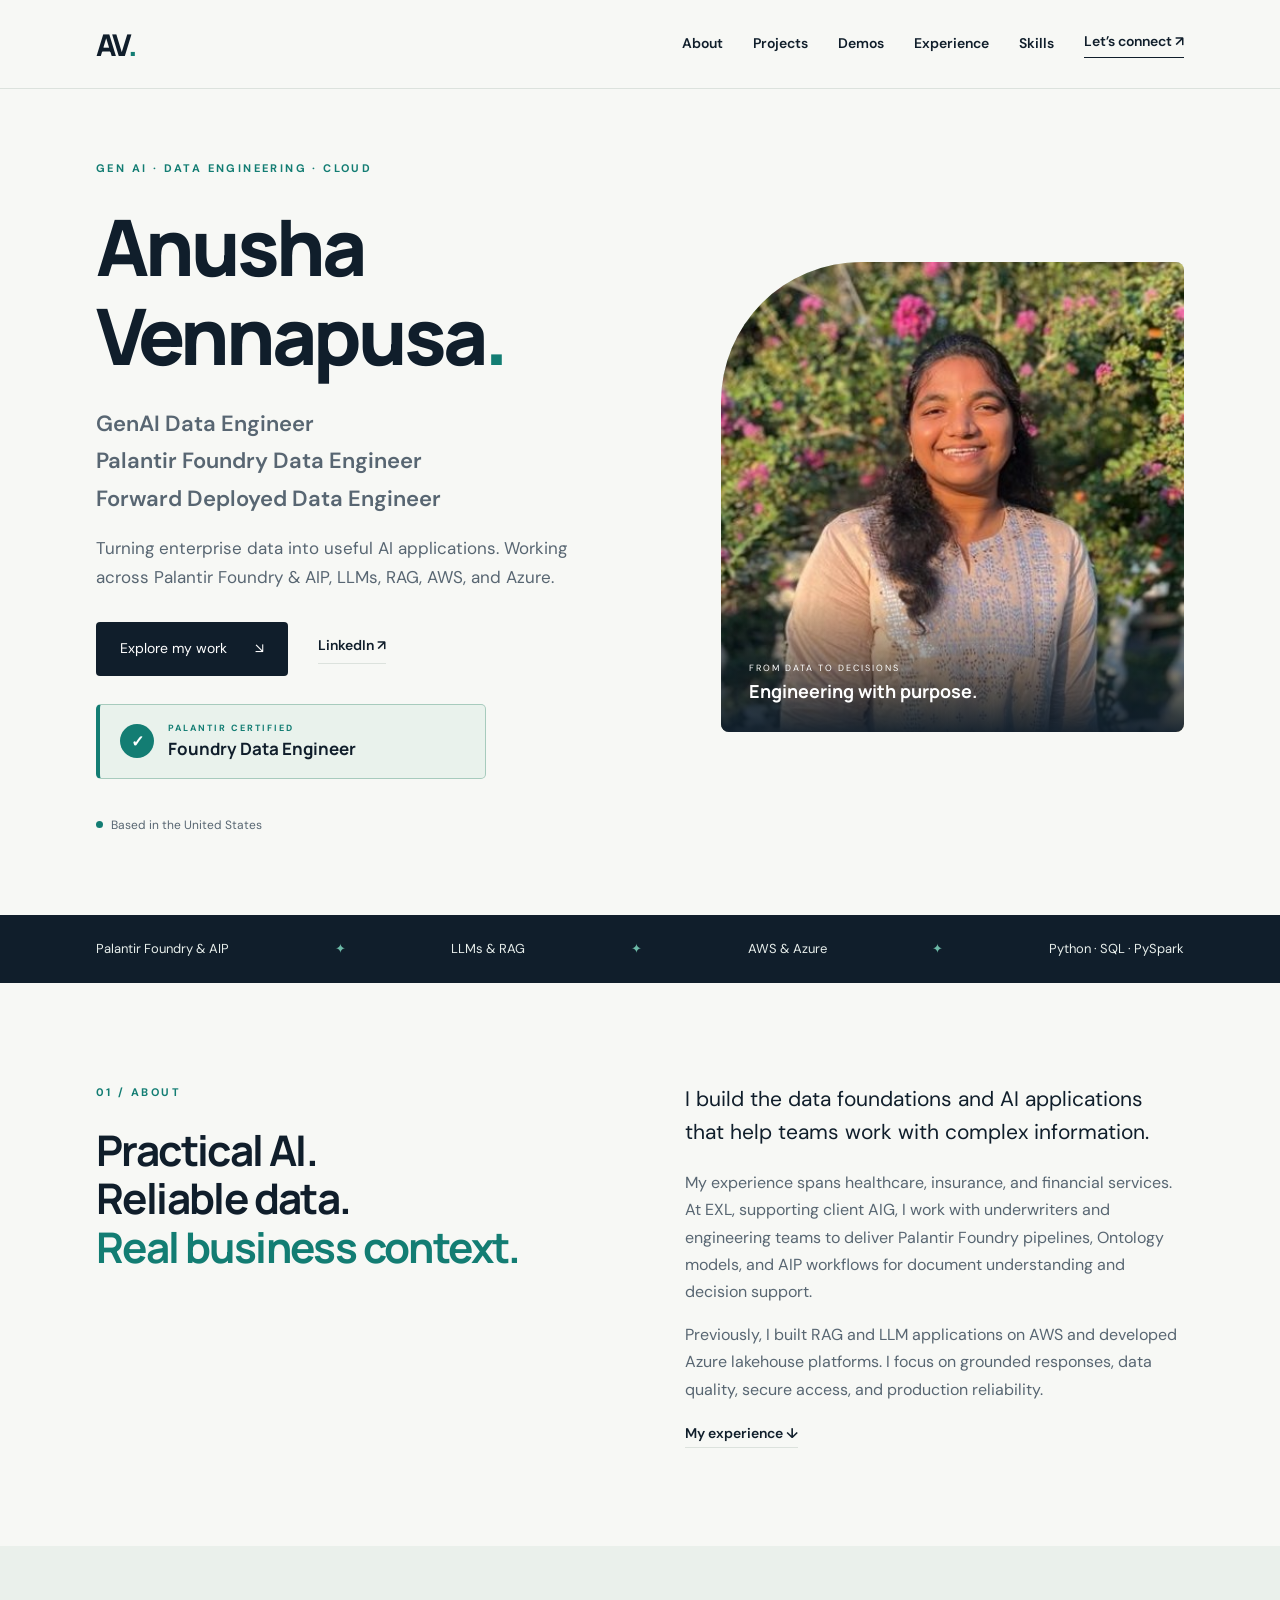
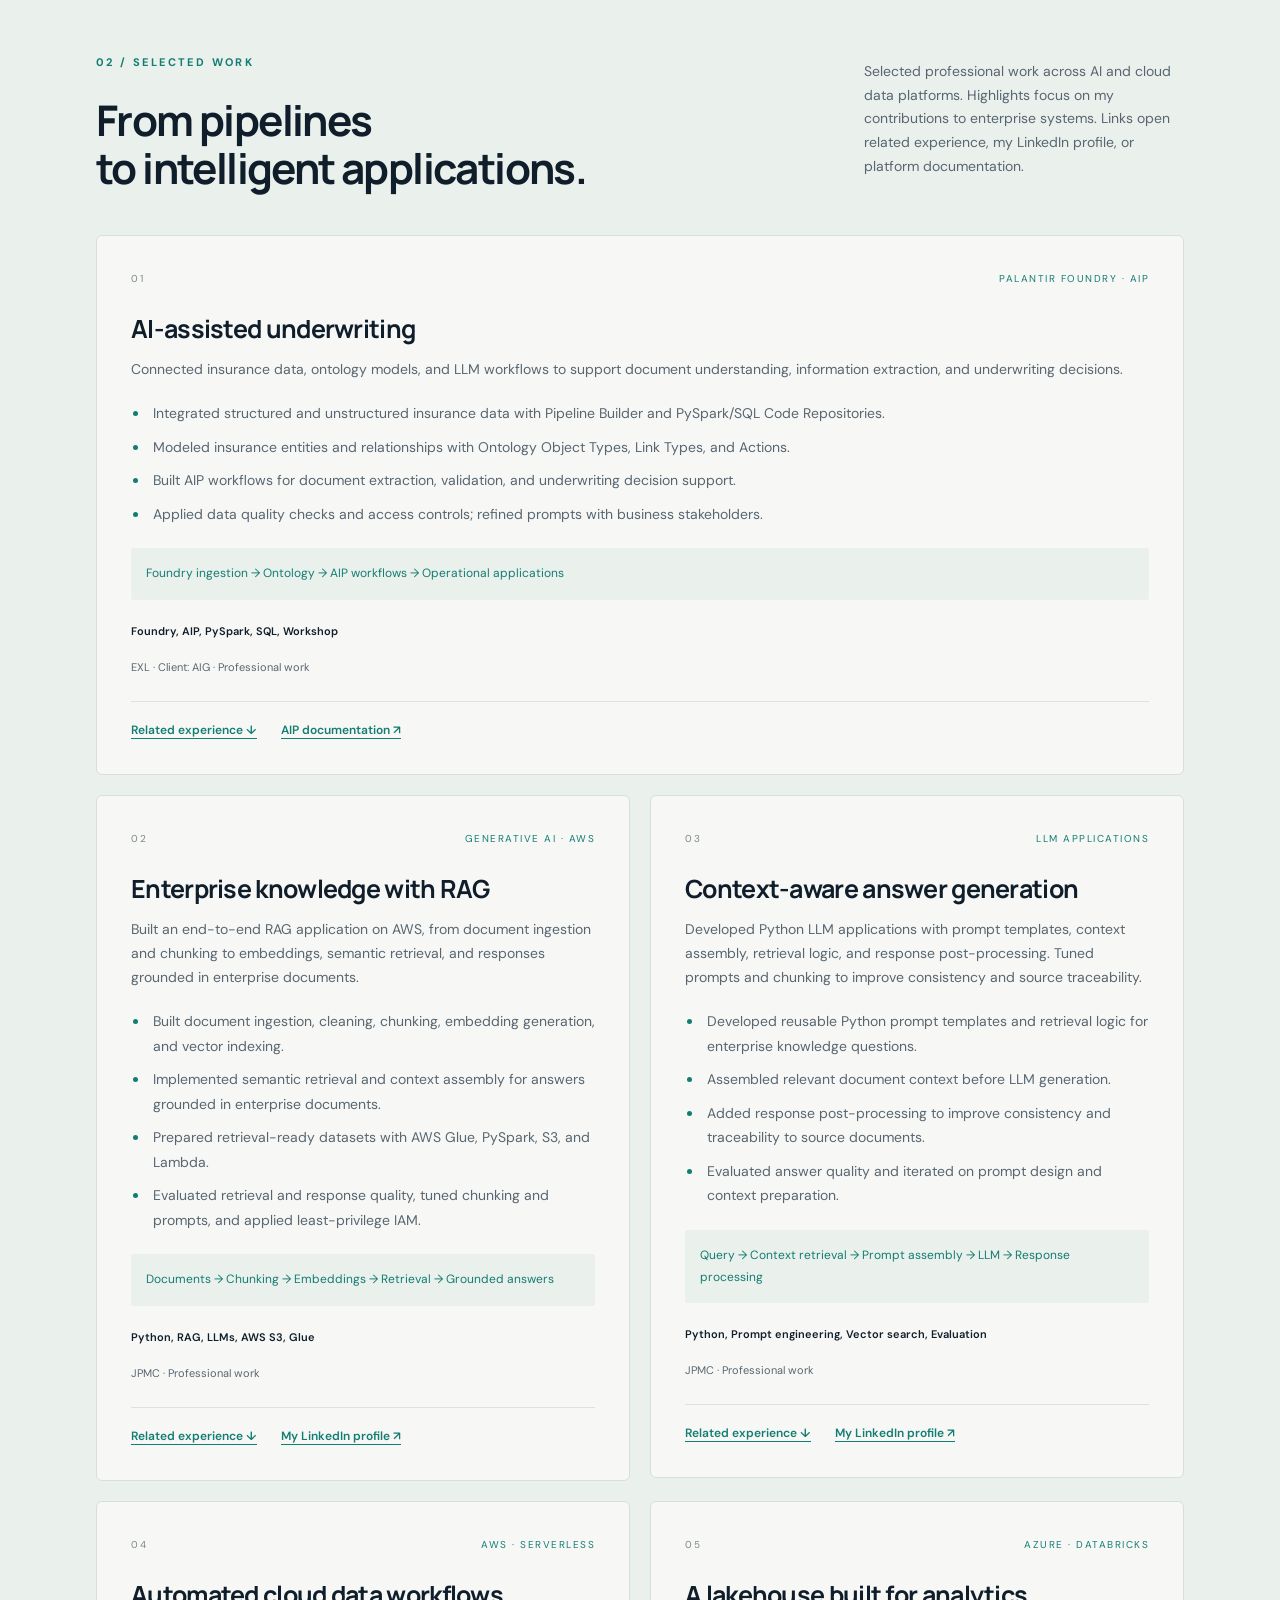
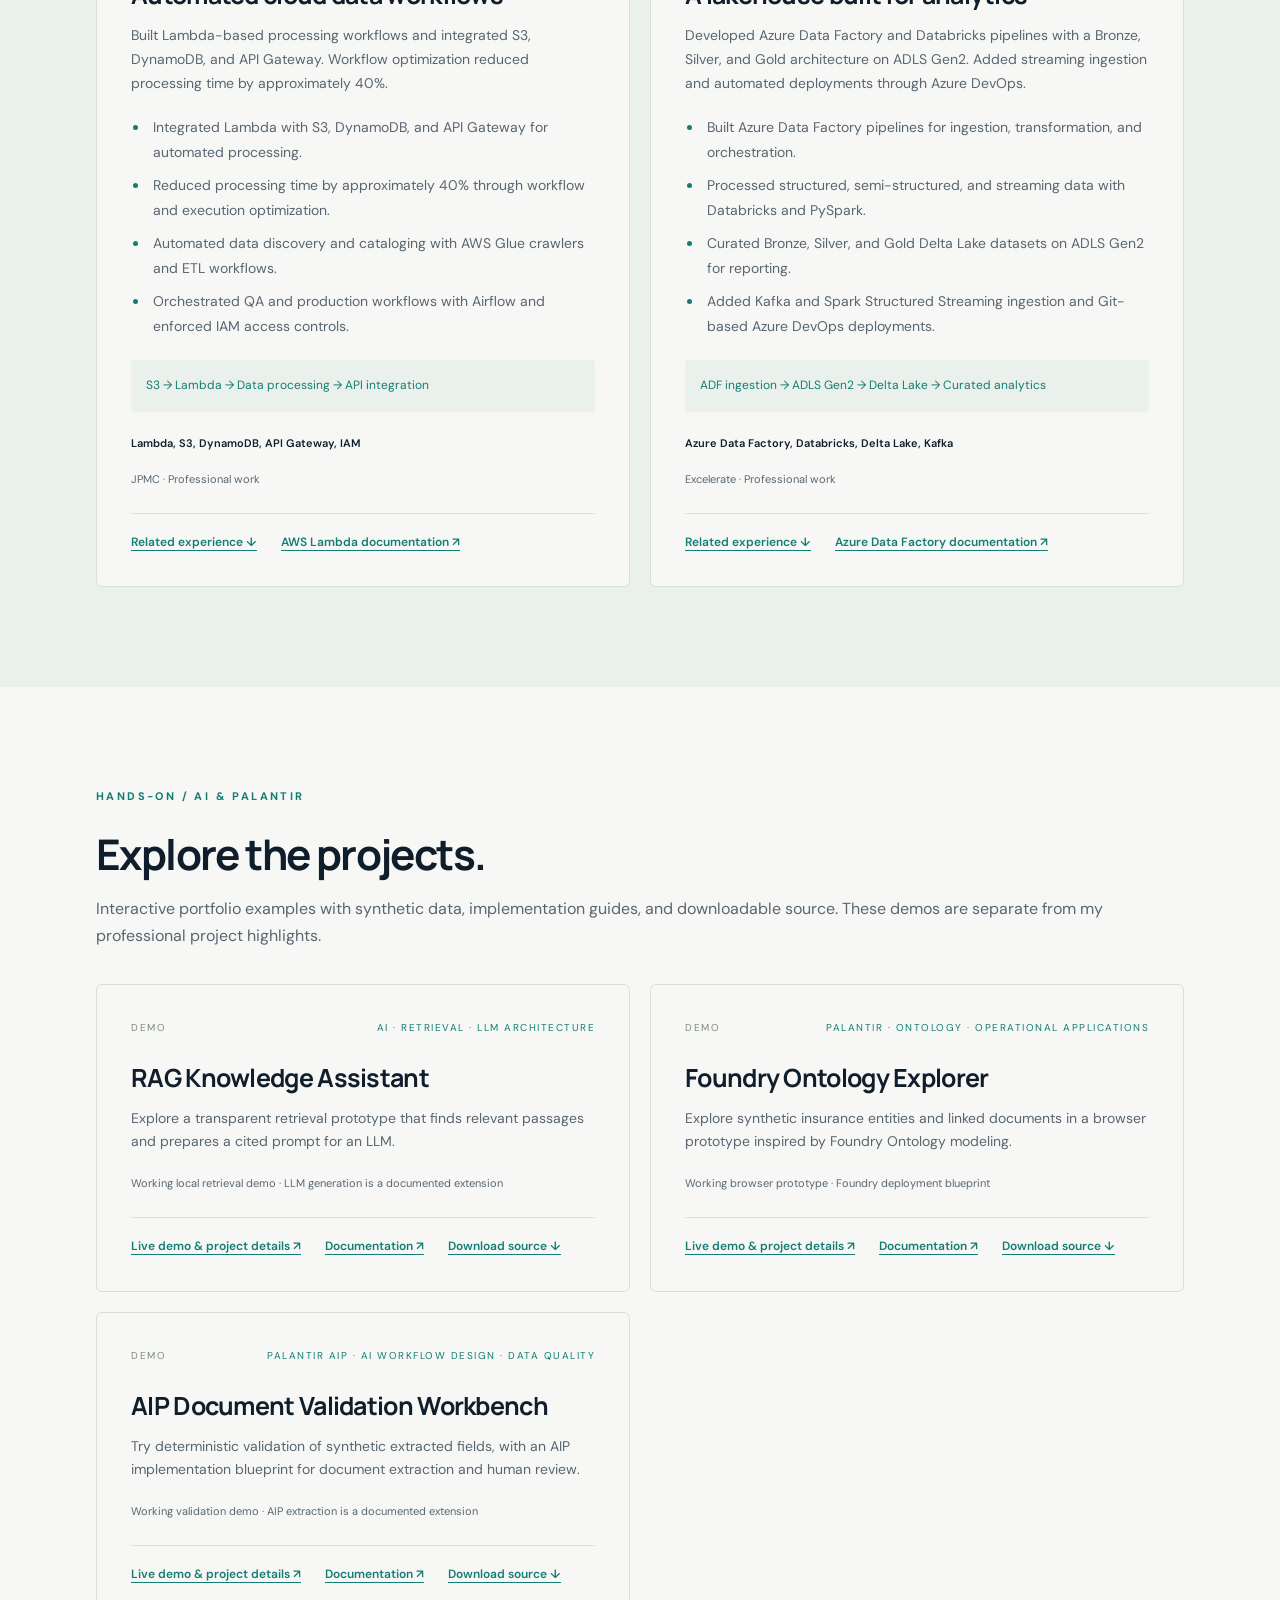
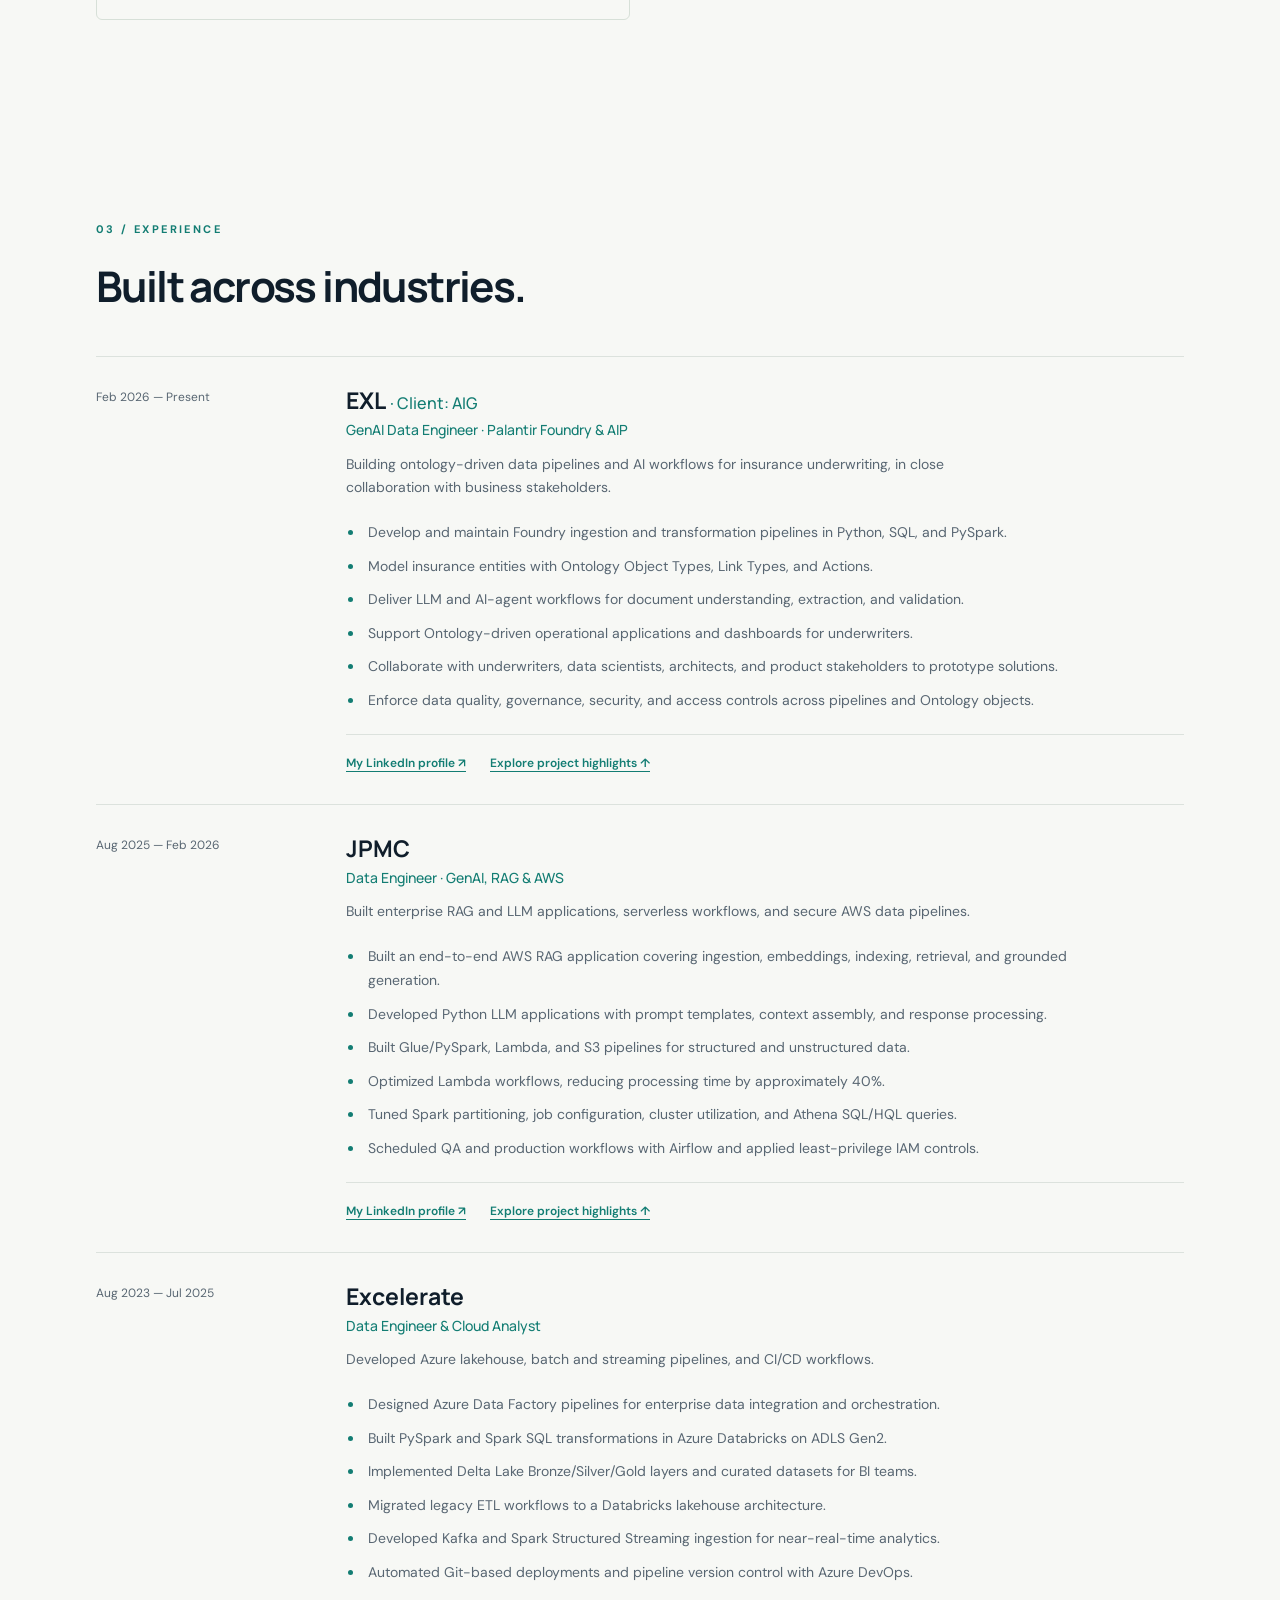
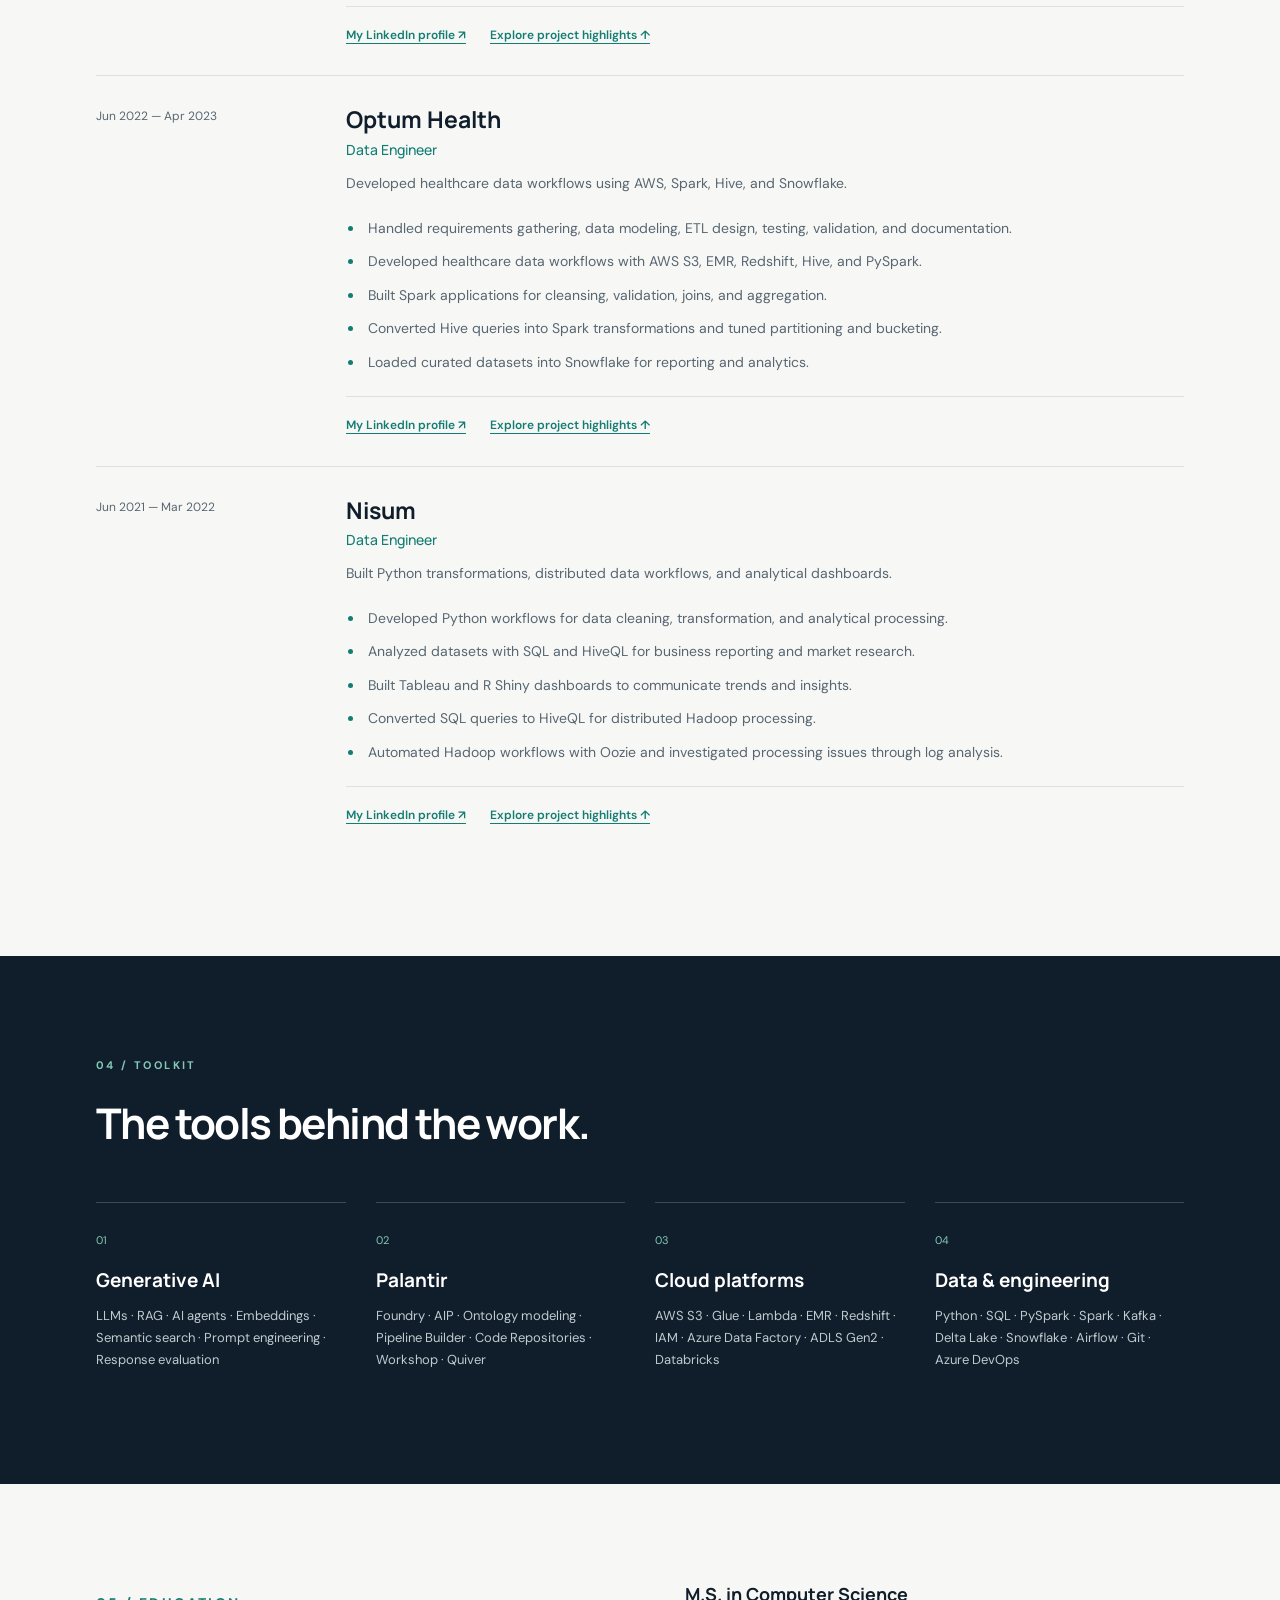
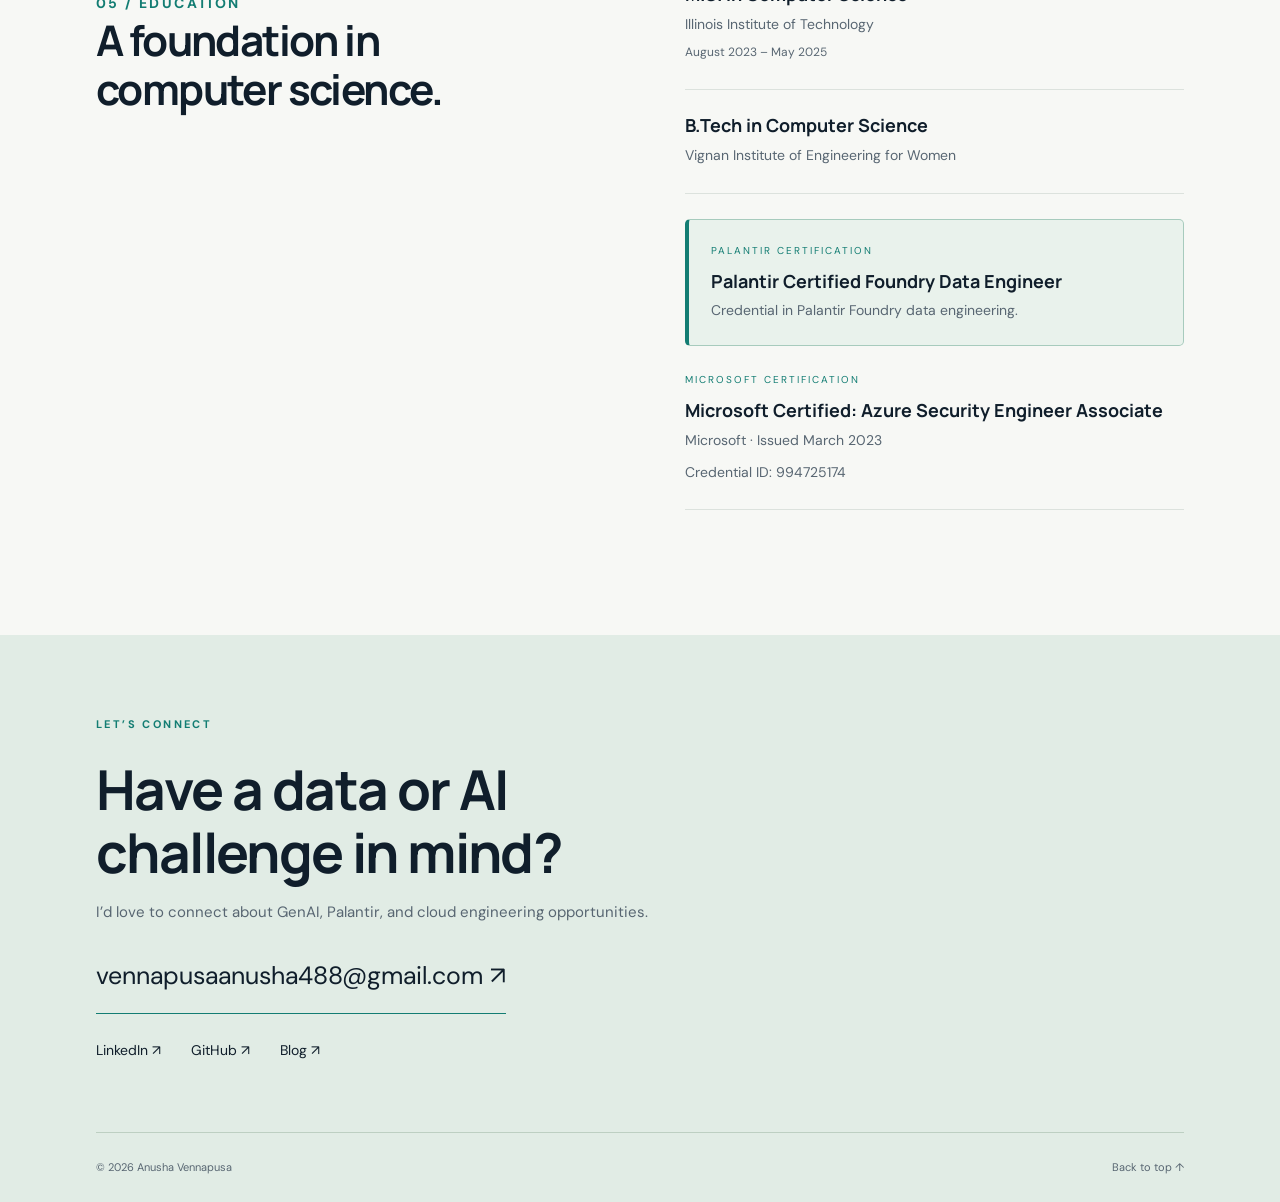
<file: index.html>
<!doctype html>
<html lang="en"><head><meta charset="utf-8"><meta name="viewport" content="width=device-width,initial-scale=1"><meta name="description" content="Anusha Vennapusa — GenAI Data Engineer, Palantir Foundry Data Engineer, and Forward Deployed Data Engineer specializing in AIP, RAG, AWS, and Azure."><meta name="theme-color" content="#101e2b"><title>Anusha Vennapusa | GenAI, Palantir Foundry & Forward Deployed Data Engineer</title><link rel="stylesheet" href="style.css?v=20261023-cert"><script src="main.js" defer></script></head>
<body><a class="skip" href="#main">Skip to content</a><header><nav class="wrap"><a class="brand" href="#home" aria-label="Anusha Vennapusa home">AV<span>.</span></a><button class="menu" aria-expanded="false" aria-controls="navigation">Menu</button><div id="navigation"><a href="#about">About</a><a href="#projects">Projects</a><a href="#portfolio-demos">Demos</a><a href="#experience">Experience</a><a href="#skills">Skills</a><a class="nav-contact" href="#contact">Let’s connect ↗</a></div></nav></header>
<main id="main"><section class="hero wrap" id="home"><div><p class="eyebrow">GEN AI · DATA ENGINEERING · CLOUD</p><h1>Anusha<br>Vennapusa<span>.</span></h1><p class="hero-role">GenAI Data Engineer<br>Palantir Foundry Data Engineer<br>Forward Deployed Data Engineer</p><p class="lead">Turning enterprise data into useful AI applications. Working across Palantir Foundry & AIP, LLMs, RAG, AWS, and Azure.</p><div class="actions"><a class="button" href="#projects">Explore my work <span>↘</span></a><a class="text-link" href="https://www.linkedin.com/in/vanusha08/" target="_blank" rel="noopener noreferrer">LinkedIn ↗</a></div><div class="certification-highlight"><span class="certification-mark" aria-hidden="true">✓</span><div><span class="certification-caption">PALANTIR CERTIFIED</span><strong>Foundry Data Engineer</strong></div></div><div class="hero-note"><span></span>Based in the United States</div></div><div class="portrait"><img src="assets/profile.jpg" alt="Anusha Vennapusa" width="520" height="600"><div class="portrait-label"><span>FROM DATA TO DECISIONS</span><strong>Engineering with purpose.</strong></div></div></section>
<div class="expertise-strip"><div class="wrap">Palantir Foundry & AIP <span>✦</span> LLMs & RAG <span>✦</span> AWS & Azure <span>✦</span> Python · SQL · PySpark</div></div>
<section id="about" class="section wrap about"><div><p class="eyebrow">01 / ABOUT</p><h2>Practical AI.<br>Reliable data.<br><em>Real business context.</em></h2></div><div><p class="intro">I build the data foundations and AI applications that help teams work with complex information.</p><p>My experience spans healthcare, insurance, and financial services. At EXL, supporting client AIG, I work with underwriters and engineering teams to deliver Palantir Foundry pipelines, Ontology models, and AIP workflows for document understanding and decision support.</p><p>Previously, I built RAG and LLM applications on AWS and developed Azure lakehouse platforms. I focus on grounded responses, data quality, secure access, and production reliability.</p><a class="text-link" href="#experience">My experience ↓</a></div></section>
<section id="projects" class="section projects-section"><div class="wrap"><div class="section-head"><div><p class="eyebrow">02 / SELECTED WORK</p><h2>From pipelines<br>to intelligent applications.</h2></div><p>Selected professional work across AI and cloud data platforms. Highlights focus on my contributions to enterprise systems. Links open related experience, my LinkedIn profile, or platform documentation.</p></div><div class="project-grid"><article class="project"><div class="project-top"><span>01</span><span>Palantir Foundry · AIP</span></div><h3>AI-assisted underwriting</h3><p>Connected insurance data, ontology models, and LLM workflows to support document understanding, information extraction, and underwriting decisions.</p><ul class="detail-list"><li>Integrated structured and unstructured insurance data with Pipeline Builder and PySpark/SQL Code Repositories.</li><li>Modeled insurance entities and relationships with Ontology Object Types, Link Types, and Actions.</li><li>Built AIP workflows for document extraction, validation, and underwriting decision support.</li><li>Applied data quality checks and access controls; refined prompts with business stakeholders.</li></ul><div class="flow">Foundry ingestion → Ontology → AIP workflows → Operational applications</div><p class="tools">Foundry, AIP, PySpark, SQL, Workshop</p><small>EXL · Client: AIG · Professional work</small><div class="card-links"><a href="#job-0">Related experience ↓</a><a href="https://www.palantir.com/docs/foundry/aip/overview/" target="_blank" rel="noopener noreferrer">AIP documentation ↗</a></div></article><article class="project"><div class="project-top"><span>02</span><span>Generative AI · AWS</span></div><h3>Enterprise knowledge with RAG</h3><p>Built an end-to-end RAG application on AWS, from document ingestion and chunking to embeddings, semantic retrieval, and responses grounded in enterprise documents.</p><ul class="detail-list"><li>Built document ingestion, cleaning, chunking, embedding generation, and vector indexing.</li><li>Implemented semantic retrieval and context assembly for answers grounded in enterprise documents.</li><li>Prepared retrieval-ready datasets with AWS Glue, PySpark, S3, and Lambda.</li><li>Evaluated retrieval and response quality, tuned chunking and prompts, and applied least-privilege IAM.</li></ul><div class="flow">Documents → Chunking → Embeddings → Retrieval → Grounded answers</div><p class="tools">Python, RAG, LLMs, AWS S3, Glue</p><small>JPMC · Professional work</small><div class="card-links"><a href="#job-1">Related experience ↓</a><a href="https://www.linkedin.com/in/vanusha08/" target="_blank" rel="noopener noreferrer">My LinkedIn profile ↗</a></div></article><article class="project"><div class="project-top"><span>03</span><span>LLM applications</span></div><h3>Context-aware answer generation</h3><p>Developed Python LLM applications with prompt templates, context assembly, retrieval logic, and response post-processing. Tuned prompts and chunking to improve consistency and source traceability.</p><ul class="detail-list"><li>Developed reusable Python prompt templates and retrieval logic for enterprise knowledge questions.</li><li>Assembled relevant document context before LLM generation.</li><li>Added response post-processing to improve consistency and traceability to source documents.</li><li>Evaluated answer quality and iterated on prompt design and context preparation.</li></ul><div class="flow">Query → Context retrieval → Prompt assembly → LLM → Response processing</div><p class="tools">Python, Prompt engineering, Vector search, Evaluation</p><small>JPMC · Professional work</small><div class="card-links"><a href="#job-1">Related experience ↓</a><a href="https://www.linkedin.com/in/vanusha08/" target="_blank" rel="noopener noreferrer">My LinkedIn profile ↗</a></div></article><article class="project"><div class="project-top"><span>04</span><span>AWS · Serverless</span></div><h3>Automated cloud data workflows</h3><p>Built Lambda-based processing workflows and integrated S3, DynamoDB, and API Gateway. Workflow optimization reduced processing time by approximately 40%.</p><ul class="detail-list"><li>Integrated Lambda with S3, DynamoDB, and API Gateway for automated processing.</li><li>Reduced processing time by approximately 40% through workflow and execution optimization.</li><li>Automated data discovery and cataloging with AWS Glue crawlers and ETL workflows.</li><li>Orchestrated QA and production workflows with Airflow and enforced IAM access controls.</li></ul><div class="flow">S3 → Lambda → Data processing → API integration</div><p class="tools">Lambda, S3, DynamoDB, API Gateway, IAM</p><small>JPMC · Professional work</small><div class="card-links"><a href="#job-1">Related experience ↓</a><a href="https://docs.aws.amazon.com/lambda/latest/dg/welcome.html" target="_blank" rel="noopener noreferrer">AWS Lambda documentation ↗</a></div></article><article class="project"><div class="project-top"><span>05</span><span>Azure · Databricks</span></div><h3>A lakehouse built for analytics</h3><p>Developed Azure Data Factory and Databricks pipelines with a Bronze, Silver, and Gold architecture on ADLS Gen2. Added streaming ingestion and automated deployments through Azure DevOps.</p><ul class="detail-list"><li>Built Azure Data Factory pipelines for ingestion, transformation, and orchestration.</li><li>Processed structured, semi-structured, and streaming data with Databricks and PySpark.</li><li>Curated Bronze, Silver, and Gold Delta Lake datasets on ADLS Gen2 for reporting.</li><li>Added Kafka and Spark Structured Streaming ingestion and Git-based Azure DevOps deployments.</li></ul><div class="flow">ADF ingestion → ADLS Gen2 → Delta Lake → Curated analytics</div><p class="tools">Azure Data Factory, Databricks, Delta Lake, Kafka</p><small>Excelerate · Professional work</small><div class="card-links"><a href="#job-2">Related experience ↓</a><a href="https://learn.microsoft.com/en-us/azure/data-factory/introduction" target="_blank" rel="noopener noreferrer">Azure Data Factory documentation ↗</a></div></article></div></div></section>
<section id="portfolio-demos" class="section wrap"><p class="eyebrow">HANDS-ON / AI & PALANTIR</p><h2>Explore the projects.</h2><p>Interactive portfolio examples with synthetic data, implementation guides, and downloadable source. These demos are separate from my professional project highlights.</p><div class="project-grid demo-grid"><article class="project"><div class="project-top"><span>DEMO</span><span>AI · Retrieval · LLM architecture</span></div><h3>RAG Knowledge Assistant</h3><p>Explore a transparent retrieval prototype that finds relevant passages and prepares a cited prompt for an LLM.</p><small>Working local retrieval demo · LLM generation is a documented extension</small><div class="card-links"><a href="projects/rag-knowledge-assistant.html">Live demo & project details ↗</a><a href="projects/rag-knowledge-assistant.html#implementation">Documentation ↗</a><a href="projects/rag-knowledge-assistant.zip" download>Download source ↓</a></div></article><article class="project"><div class="project-top"><span>DEMO</span><span>Palantir · Ontology · Operational applications</span></div><h3>Foundry Ontology Explorer</h3><p>Explore synthetic insurance entities and linked documents in a browser prototype inspired by Foundry Ontology modeling.</p><small>Working browser prototype · Foundry deployment blueprint</small><div class="card-links"><a href="projects/foundry-ontology-explorer.html">Live demo & project details ↗</a><a href="projects/foundry-ontology-explorer.html#implementation">Documentation ↗</a><a href="projects/foundry-ontology-explorer.zip" download>Download source ↓</a></div></article><article class="project"><div class="project-top"><span>DEMO</span><span>Palantir AIP · AI workflow design · Data quality</span></div><h3>AIP Document Validation Workbench</h3><p>Try deterministic validation of synthetic extracted fields, with an AIP implementation blueprint for document extraction and human review.</p><small>Working validation demo · AIP extraction is a documented extension</small><div class="card-links"><a href="projects/aip-document-quality.html">Live demo & project details ↗</a><a href="projects/aip-document-quality.html#implementation">Documentation ↗</a><a href="projects/aip-document-quality.zip" download>Download source ↓</a></div></article></div></section><section id="experience" class="section wrap"><p class="eyebrow">03 / EXPERIENCE</p><h2>Built across industries.</h2><div class="timeline"><article class="job" id="job-0"><span class="date">Feb 2026 — Present</span><div><h3>EXL <span class="client-label">· Client: AIG</span></h3><h4>GenAI Data Engineer · Palantir Foundry & AIP</h4><p>Building ontology-driven data pipelines and AI workflows for insurance underwriting, in close collaboration with business stakeholders.</p><ul class="detail-list"><li>Develop and maintain Foundry ingestion and transformation pipelines in Python, SQL, and PySpark.</li><li>Model insurance entities with Ontology Object Types, Link Types, and Actions.</li><li>Deliver LLM and AI-agent workflows for document understanding, extraction, and validation.</li><li>Support Ontology-driven operational applications and dashboards for underwriters.</li><li>Collaborate with underwriters, data scientists, architects, and product stakeholders to prototype solutions.</li><li>Enforce data quality, governance, security, and access controls across pipelines and Ontology objects.</li></ul><div class="card-links"><a href="https://www.linkedin.com/in/vanusha08/" target="_blank" rel="noopener noreferrer">My LinkedIn profile ↗</a><a href="#projects">Explore project highlights ↑</a></div></div></article><article class="job" id="job-1"><span class="date">Aug 2025 — Feb 2026</span><div><h3>JPMC</h3><h4>Data Engineer · GenAI, RAG & AWS</h4><p>Built enterprise RAG and LLM applications, serverless workflows, and secure AWS data pipelines.</p><ul class="detail-list"><li>Built an end-to-end AWS RAG application covering ingestion, embeddings, indexing, retrieval, and grounded generation.</li><li>Developed Python LLM applications with prompt templates, context assembly, and response processing.</li><li>Built Glue/PySpark, Lambda, and S3 pipelines for structured and unstructured data.</li><li>Optimized Lambda workflows, reducing processing time by approximately 40%.</li><li>Tuned Spark partitioning, job configuration, cluster utilization, and Athena SQL/HQL queries.</li><li>Scheduled QA and production workflows with Airflow and applied least-privilege IAM controls.</li></ul><div class="card-links"><a href="https://www.linkedin.com/in/vanusha08/" target="_blank" rel="noopener noreferrer">My LinkedIn profile ↗</a><a href="#projects">Explore project highlights ↑</a></div></div></article><article class="job" id="job-2"><span class="date">Aug 2023 — Jul 2025</span><div><h3>Excelerate</h3><h4>Data Engineer & Cloud Analyst</h4><p>Developed Azure lakehouse, batch and streaming pipelines, and CI/CD workflows.</p><ul class="detail-list"><li>Designed Azure Data Factory pipelines for enterprise data integration and orchestration.</li><li>Built PySpark and Spark SQL transformations in Azure Databricks on ADLS Gen2.</li><li>Implemented Delta Lake Bronze/Silver/Gold layers and curated datasets for BI teams.</li><li>Migrated legacy ETL workflows to a Databricks lakehouse architecture.</li><li>Developed Kafka and Spark Structured Streaming ingestion for near-real-time analytics.</li><li>Automated Git-based deployments and pipeline version control with Azure DevOps.</li></ul><div class="card-links"><a href="https://www.linkedin.com/in/vanusha08/" target="_blank" rel="noopener noreferrer">My LinkedIn profile ↗</a><a href="#projects">Explore project highlights ↑</a></div></div></article><article class="job" id="job-3"><span class="date">Jun 2022 — Apr 2023</span><div><h3>Optum Health</h3><h4>Data Engineer</h4><p>Developed healthcare data workflows using AWS, Spark, Hive, and Snowflake.</p><ul class="detail-list"><li>Handled requirements gathering, data modeling, ETL design, testing, validation, and documentation.</li><li>Developed healthcare data workflows with AWS S3, EMR, Redshift, Hive, and PySpark.</li><li>Built Spark applications for cleansing, validation, joins, and aggregation.</li><li>Converted Hive queries into Spark transformations and tuned partitioning and bucketing.</li><li>Loaded curated datasets into Snowflake for reporting and analytics.</li></ul><div class="card-links"><a href="https://www.linkedin.com/in/vanusha08/" target="_blank" rel="noopener noreferrer">My LinkedIn profile ↗</a><a href="#projects">Explore project highlights ↑</a></div></div></article><article class="job" id="job-4"><span class="date">Jun 2021 — Mar 2022</span><div><h3>Nisum</h3><h4>Data Engineer</h4><p>Built Python transformations, distributed data workflows, and analytical dashboards.</p><ul class="detail-list"><li>Developed Python workflows for data cleaning, transformation, and analytical processing.</li><li>Analyzed datasets with SQL and HiveQL for business reporting and market research.</li><li>Built Tableau and R Shiny dashboards to communicate trends and insights.</li><li>Converted SQL queries to HiveQL for distributed Hadoop processing.</li><li>Automated Hadoop workflows with Oozie and investigated processing issues through log analysis.</li></ul><div class="card-links"><a href="https://www.linkedin.com/in/vanusha08/" target="_blank" rel="noopener noreferrer">My LinkedIn profile ↗</a><a href="#projects">Explore project highlights ↑</a></div></div></article></div></section>
<section id="skills" class="section skills-section"><div class="wrap"><p class="eyebrow">04 / TOOLKIT</p><h2>The tools behind the work.</h2><div class="skills-grid"><article><span>01</span><h3>Generative AI</h3><p>LLMs · RAG · AI agents · Embeddings · Semantic search · Prompt engineering · Response evaluation</p></article><article><span>02</span><h3>Palantir</h3><p>Foundry · AIP · Ontology modeling · Pipeline Builder · Code Repositories · Workshop · Quiver</p></article><article><span>03</span><h3>Cloud platforms</h3><p>AWS S3 · Glue · Lambda · EMR · Redshift · IAM · Azure Data Factory · ADLS Gen2 · Databricks</p></article><article><span>04</span><h3>Data & engineering</h3><p>Python · SQL · PySpark · Spark · Kafka · Delta Lake · Snowflake · Airflow · Git · Azure DevOps</p></article></div></div></section>
<section class="section wrap education"><div><p class="eyebrow">05 / EDUCATION</p><h2>A foundation in<br>computer science.</h2></div><div><article><h3>M.S. in Computer Science</h3><p>Illinois Institute of Technology</p><small>August 2023 – May 2025</small></article><article><h3>B.Tech in Computer Science</h3><p>Vignan Institute of Engineering for Women</p></article><article class="cert palantir-cert"><span>Palantir certification</span><h3>Palantir Certified Foundry Data Engineer</h3><p>Credential in Palantir Foundry data engineering.</p></article><article class="cert"><span>Microsoft certification</span><h3>Microsoft Certified: Azure Security Engineer Associate</h3><p>Microsoft · Issued March 2023</p><p class="credential-id">Credential ID: 994725174</p></article></div></section>
<section id="contact" class="contact"><div class="wrap"><p class="eyebrow">LET’S CONNECT</p><h2>Have a data or AI<br>challenge in mind?</h2><p>I’d love to connect about GenAI, Palantir, and cloud engineering opportunities.</p><a class="email" href="mailto:vennapusaanusha488@gmail.com">vennapusaanusha488@gmail.com ↗</a><div class="contact-links"><a href="https://www.linkedin.com/in/vanusha08/" target="_blank" rel="noopener noreferrer">LinkedIn ↗</a><a href="https://github.com/avennapusa48" target="_blank" rel="noopener noreferrer">GitHub ↗</a><a href="https://anushareddy-vennapusa.blogspot.com/" target="_blank" rel="noopener noreferrer">Blog ↗</a></div><footer><span>© <span id="year">2026</span> Anusha Vennapusa</span><a href="#home">Back to top ↑</a></footer></div></section></main></body></html>
</file>
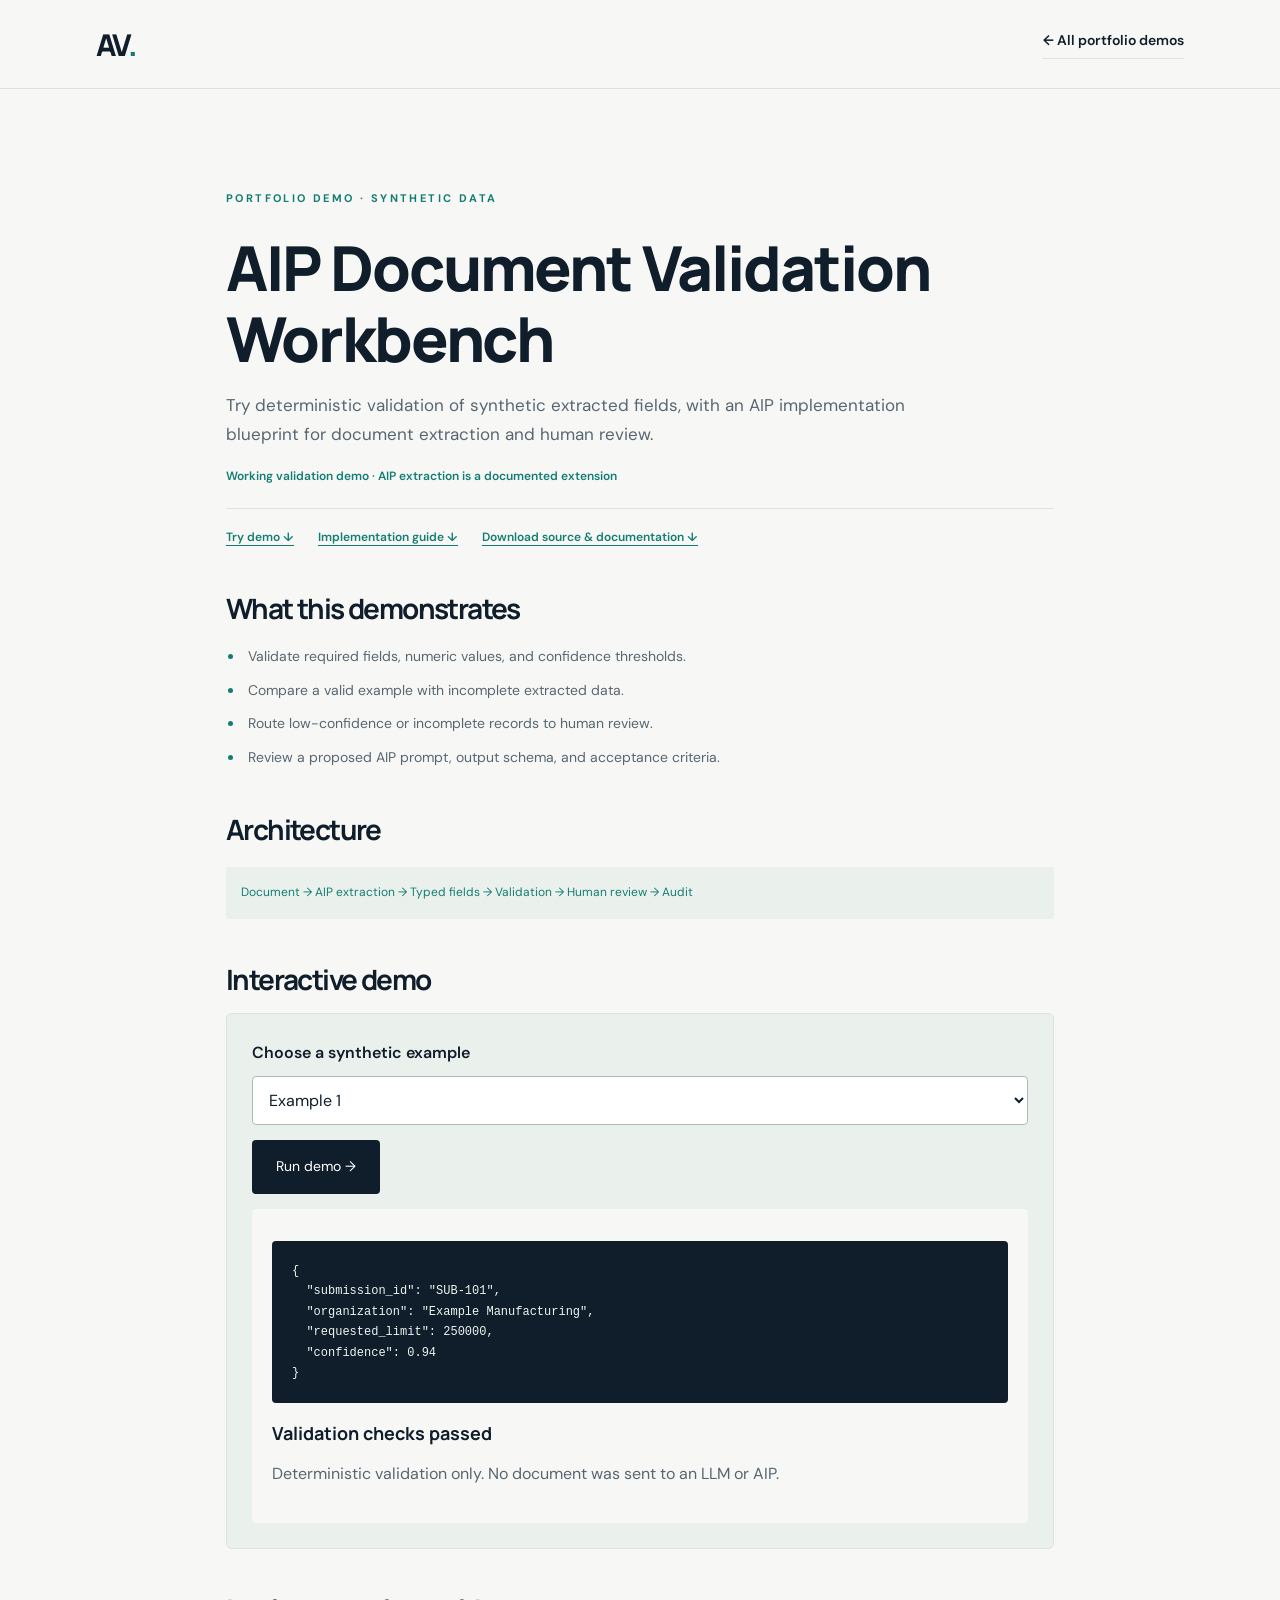
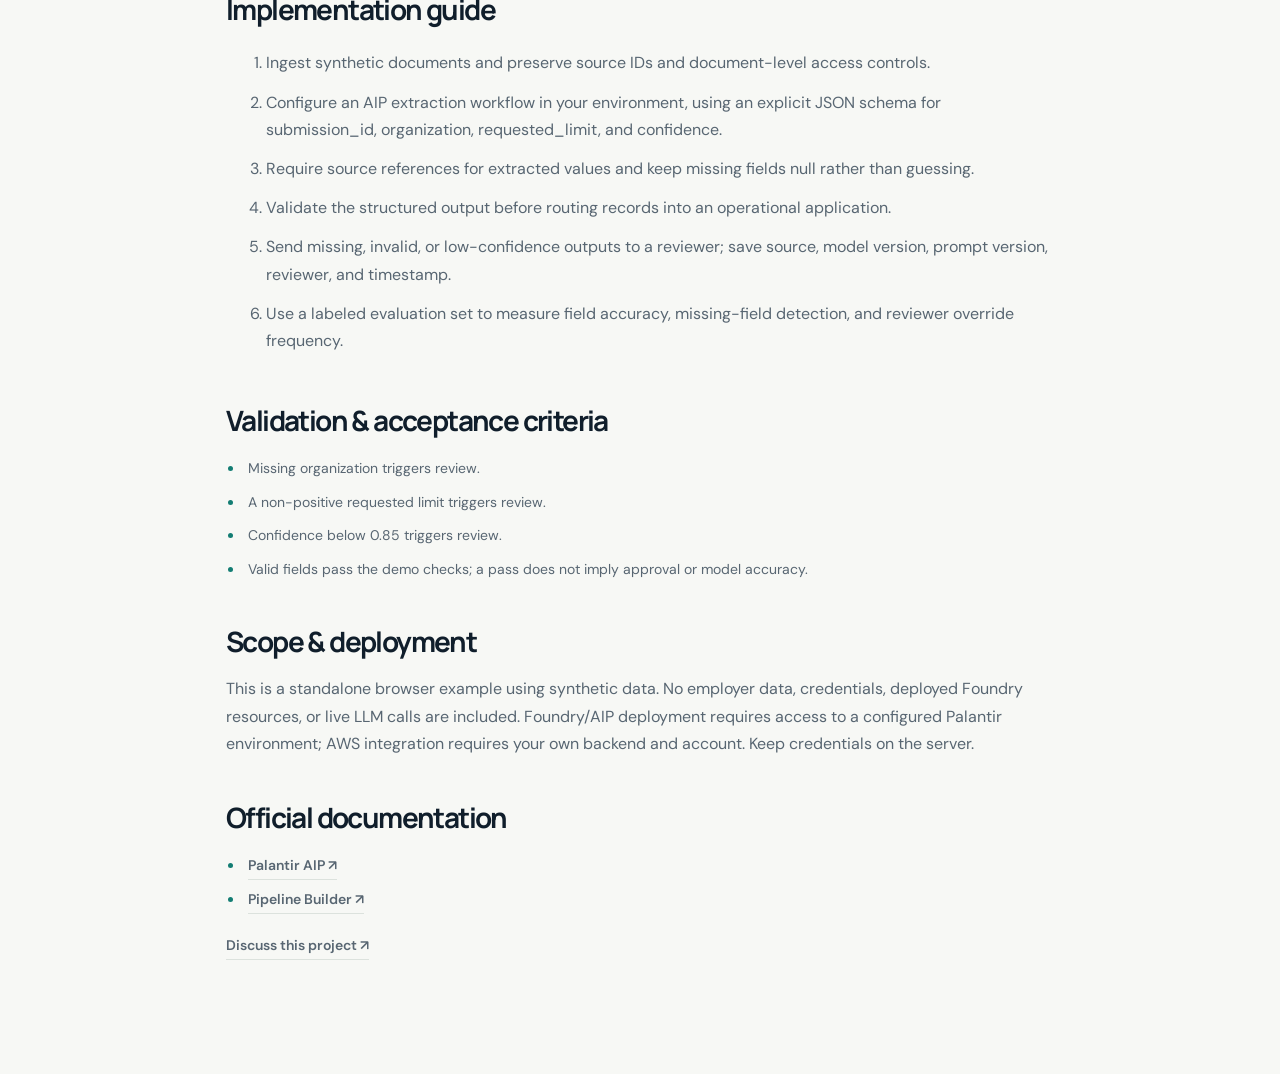
<file: projects/aip-document-quality.html>
<!doctype html><html lang="en"><head><meta charset="utf-8"><meta name="viewport" content="width=device-width,initial-scale=1"><title>AIP Document Validation Workbench | Anusha Vennapusa</title><link rel="stylesheet" href="../style.css"><link rel="stylesheet" href="project.css"><script src="demo.js" defer></script></head><body><header><nav class="wrap"><a class="brand" href="../index.html">AV<span>.</span></a><a class="text-link" href="../index.html#portfolio-demos">← All portfolio demos</a></nav></header><main class="wrap section project-page"><p class="eyebrow">PORTFOLIO DEMO · SYNTHETIC DATA</p><h1>AIP Document Validation Workbench</h1><p class="lead">Try deterministic validation of synthetic extracted fields, with an AIP implementation blueprint for document extraction and human review.</p><p class="demo-status">Working validation demo · AIP extraction is a documented extension</p><div class="card-links"><a href="#demo">Try demo ↓</a><a href="#implementation">Implementation guide ↓</a><a href="aip-document-quality.zip" download>Download source & documentation ↓</a></div><h2>What this demonstrates</h2><ul class="detail-list"><li>Validate required fields, numeric values, and confidence thresholds.</li><li>Compare a valid example with incomplete extracted data.</li><li>Route low-confidence or incomplete records to human review.</li><li>Review a proposed AIP prompt, output schema, and acceptance criteria.</li></ul><h2>Architecture</h2><div class="flow">Document → AIP extraction → Typed fields → Validation → Human review → Audit</div><h2 id="demo">Interactive demo</h2><div class="demo-box"><label for="control">Choose a synthetic example</label><select id="control"><option value="0">Example 1</option><option value="1">Example 2</option></select><button id="run" class="button">Run demo →</button><div id="result" class="demo-result" aria-live="polite"></div></div><h2 id="implementation">Implementation guide</h2><ol><li>Ingest synthetic documents and preserve source IDs and document-level access controls.</li><li>Configure an AIP extraction workflow in your environment, using an explicit JSON schema for submission_id, organization, requested_limit, and confidence.</li><li>Require source references for extracted values and keep missing fields null rather than guessing.</li><li>Validate the structured output before routing records into an operational application.</li><li>Send missing, invalid, or low-confidence outputs to a reviewer; save source, model version, prompt version, reviewer, and timestamp.</li><li>Use a labeled evaluation set to measure field accuracy, missing-field detection, and reviewer override frequency.</li></ol><h2>Validation & acceptance criteria</h2><ul class="detail-list"><li>Missing organization triggers review.</li><li>A non-positive requested limit triggers review.</li><li>Confidence below 0.85 triggers review.</li><li>Valid fields pass the demo checks; a pass does not imply approval or model accuracy.</li></ul><h2>Scope & deployment</h2><p>This is a standalone browser example using synthetic data. No employer data, credentials, deployed Foundry resources, or live LLM calls are included. Foundry/AIP deployment requires access to a configured Palantir environment; AWS integration requires your own backend and account. Keep credentials on the server.</p><h2>Official documentation</h2><ul class="detail-list"><li><a class="text-link" href="https://www.palantir.com/docs/foundry/aip/overview/" target="_blank" rel="noopener noreferrer">Palantir AIP ↗</a></li><li><a class="text-link" href="https://www.palantir.com/docs/foundry/pipeline-builder/overview/" target="_blank" rel="noopener noreferrer">Pipeline Builder ↗</a></li></ul><p><a class="text-link" href="../index.html#contact">Discuss this project ↗</a></p></main><script id="config" type="application/json">{"slug": "aip-document-quality", "title": "AIP Document Validation Workbench", "category": "Palantir AIP \u00b7 AI workflow design \u00b7 Data quality", "summary": "Try deterministic validation of synthetic extracted fields, with an AIP implementation blueprint for document extraction and human review.", "status": "Working validation demo \u00b7 AIP extraction is a documented extension", "flow": "Document \u2192 AIP extraction \u2192 Typed fields \u2192 Validation \u2192 Human review \u2192 Audit", "points": ["Validate required fields, numeric values, and confidence thresholds.", "Compare a valid example with incomplete extracted data.", "Route low-confidence or incomplete records to human review.", "Review a proposed AIP prompt, output schema, and acceptance criteria."], "steps": ["Ingest synthetic documents and preserve source IDs and document-level access controls.", "Configure an AIP extraction workflow in your environment, using an explicit JSON schema for submission_id, organization, requested_limit, and confidence.", "Require source references for extracted values and keep missing fields null rather than guessing.", "Validate the structured output before routing records into an operational application.", "Send missing, invalid, or low-confidence outputs to a reviewer; save source, model version, prompt version, reviewer, and timestamp.", "Use a labeled evaluation set to measure field accuracy, missing-field detection, and reviewer override frequency."], "checks": ["Missing organization triggers review.", "A non-positive requested limit triggers review.", "Confidence below 0.85 triggers review.", "Valid fields pass the demo checks; a pass does not imply approval or model accuracy."], "docs": [["Palantir AIP", "https://www.palantir.com/docs/foundry/aip/overview/"], ["Pipeline Builder", "https://www.palantir.com/docs/foundry/pipeline-builder/overview/"]], "data": [{"submission_id": "SUB-101", "organization": "Example Manufacturing", "requested_limit": 250000, "confidence": 0.94}, {"submission_id": "SUB-102", "organization": "", "requested_limit": -1, "confidence": 0.62}]}</script></body></html>
</file>
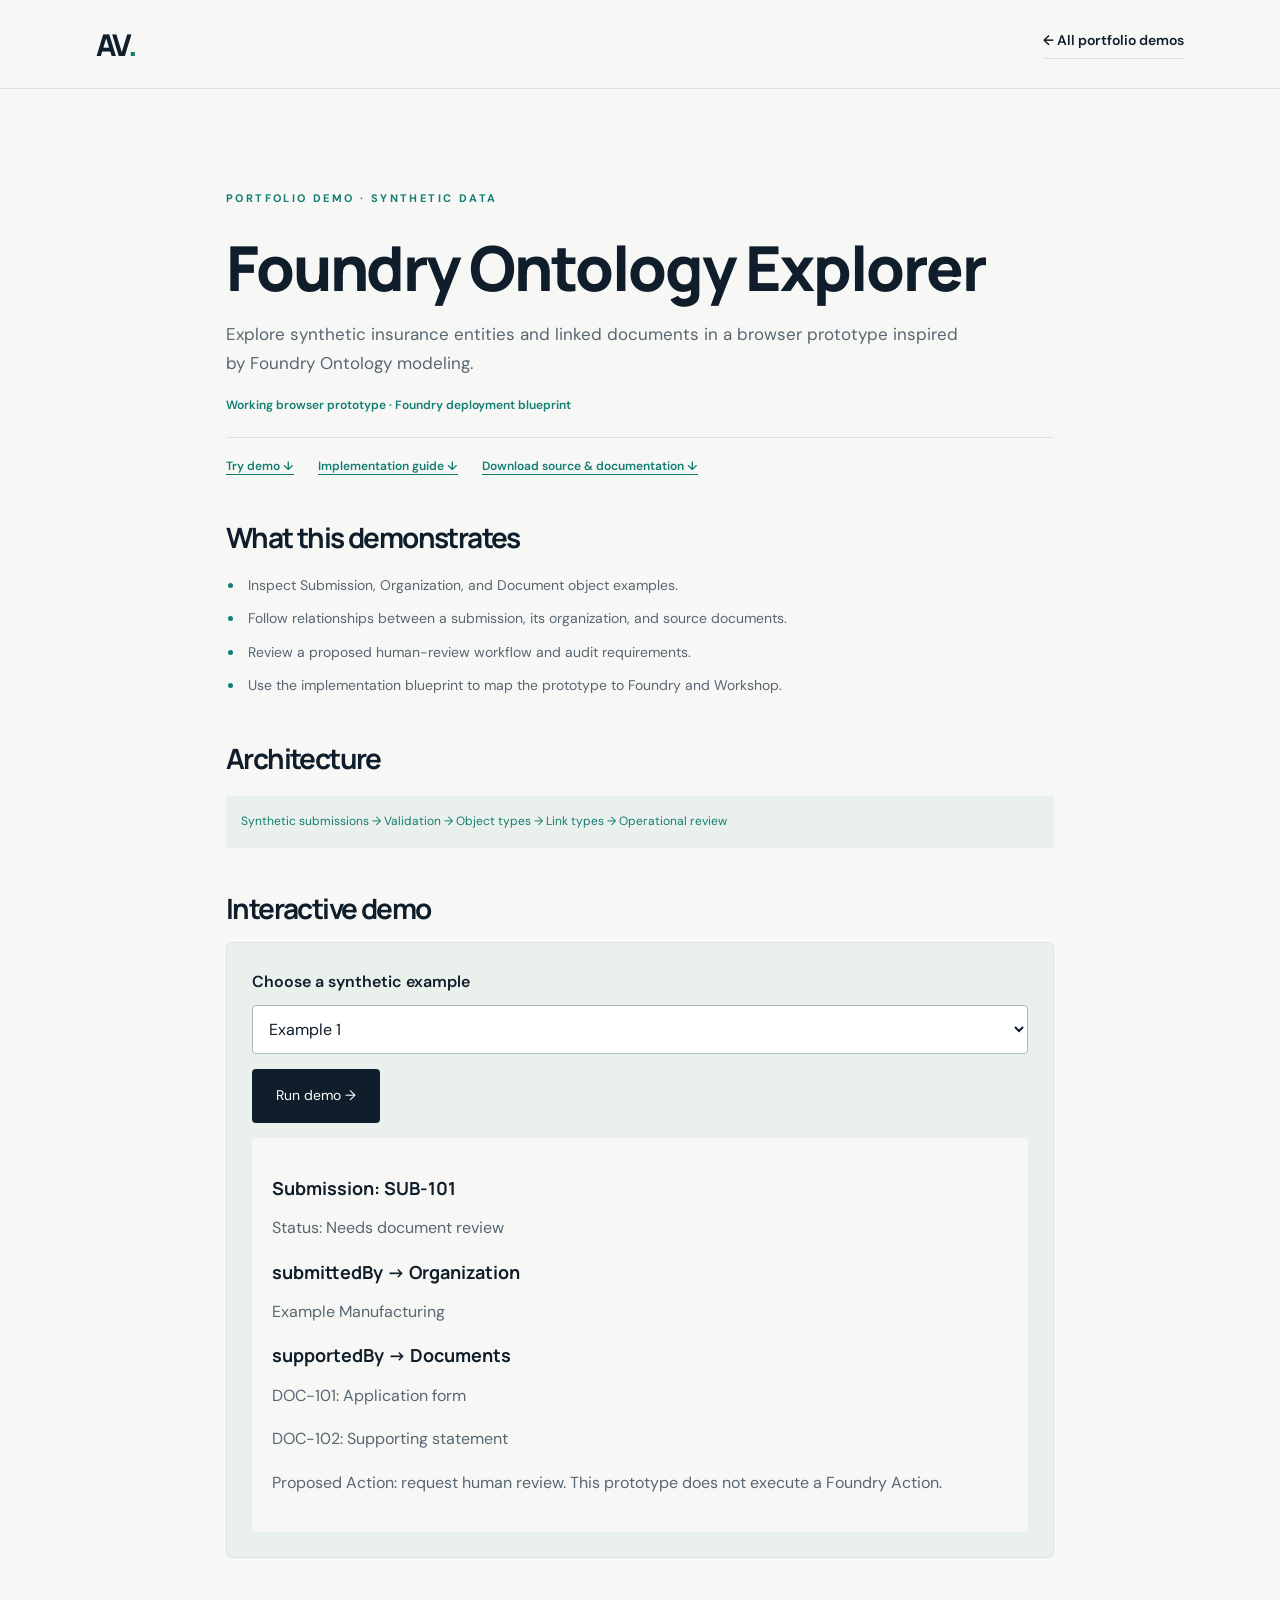
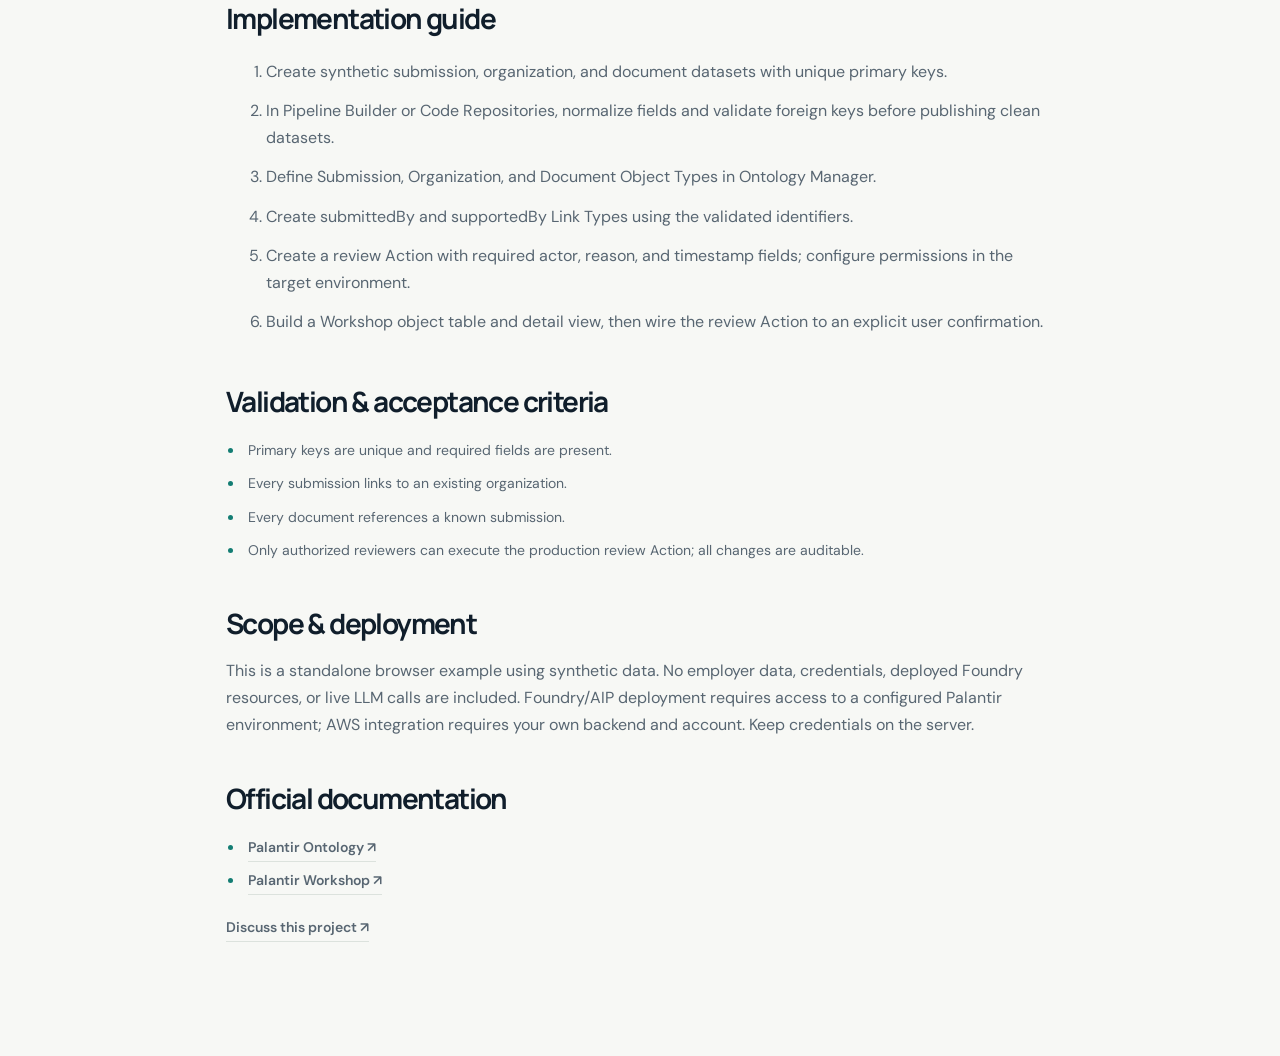
<file: projects/foundry-ontology-explorer.html>
<!doctype html><html lang="en"><head><meta charset="utf-8"><meta name="viewport" content="width=device-width,initial-scale=1"><title>Foundry Ontology Explorer | Anusha Vennapusa</title><link rel="stylesheet" href="../style.css"><link rel="stylesheet" href="project.css"><script src="demo.js" defer></script></head><body><header><nav class="wrap"><a class="brand" href="../index.html">AV<span>.</span></a><a class="text-link" href="../index.html#portfolio-demos">← All portfolio demos</a></nav></header><main class="wrap section project-page"><p class="eyebrow">PORTFOLIO DEMO · SYNTHETIC DATA</p><h1>Foundry Ontology Explorer</h1><p class="lead">Explore synthetic insurance entities and linked documents in a browser prototype inspired by Foundry Ontology modeling.</p><p class="demo-status">Working browser prototype · Foundry deployment blueprint</p><div class="card-links"><a href="#demo">Try demo ↓</a><a href="#implementation">Implementation guide ↓</a><a href="foundry-ontology-explorer.zip" download>Download source & documentation ↓</a></div><h2>What this demonstrates</h2><ul class="detail-list"><li>Inspect Submission, Organization, and Document object examples.</li><li>Follow relationships between a submission, its organization, and source documents.</li><li>Review a proposed human-review workflow and audit requirements.</li><li>Use the implementation blueprint to map the prototype to Foundry and Workshop.</li></ul><h2>Architecture</h2><div class="flow">Synthetic submissions → Validation → Object types → Link types → Operational review</div><h2 id="demo">Interactive demo</h2><div class="demo-box"><label for="control">Choose a synthetic example</label><select id="control"><option value="0">Example 1</option><option value="1">Example 2</option></select><button id="run" class="button">Run demo →</button><div id="result" class="demo-result" aria-live="polite"></div></div><h2 id="implementation">Implementation guide</h2><ol><li>Create synthetic submission, organization, and document datasets with unique primary keys.</li><li>In Pipeline Builder or Code Repositories, normalize fields and validate foreign keys before publishing clean datasets.</li><li>Define Submission, Organization, and Document Object Types in Ontology Manager.</li><li>Create submittedBy and supportedBy Link Types using the validated identifiers.</li><li>Create a review Action with required actor, reason, and timestamp fields; configure permissions in the target environment.</li><li>Build a Workshop object table and detail view, then wire the review Action to an explicit user confirmation.</li></ol><h2>Validation & acceptance criteria</h2><ul class="detail-list"><li>Primary keys are unique and required fields are present.</li><li>Every submission links to an existing organization.</li><li>Every document references a known submission.</li><li>Only authorized reviewers can execute the production review Action; all changes are auditable.</li></ul><h2>Scope & deployment</h2><p>This is a standalone browser example using synthetic data. No employer data, credentials, deployed Foundry resources, or live LLM calls are included. Foundry/AIP deployment requires access to a configured Palantir environment; AWS integration requires your own backend and account. Keep credentials on the server.</p><h2>Official documentation</h2><ul class="detail-list"><li><a class="text-link" href="https://www.palantir.com/docs/foundry/ontology/overview/" target="_blank" rel="noopener noreferrer">Palantir Ontology ↗</a></li><li><a class="text-link" href="https://www.palantir.com/docs/foundry/workshop/overview/" target="_blank" rel="noopener noreferrer">Palantir Workshop ↗</a></li></ul><p><a class="text-link" href="../index.html#contact">Discuss this project ↗</a></p></main><script id="config" type="application/json">{"slug": "foundry-ontology-explorer", "title": "Foundry Ontology Explorer", "category": "Palantir \u00b7 Ontology \u00b7 Operational applications", "summary": "Explore synthetic insurance entities and linked documents in a browser prototype inspired by Foundry Ontology modeling.", "status": "Working browser prototype \u00b7 Foundry deployment blueprint", "flow": "Synthetic submissions \u2192 Validation \u2192 Object types \u2192 Link types \u2192 Operational review", "points": ["Inspect Submission, Organization, and Document object examples.", "Follow relationships between a submission, its organization, and source documents.", "Review a proposed human-review workflow and audit requirements.", "Use the implementation blueprint to map the prototype to Foundry and Workshop."], "steps": ["Create synthetic submission, organization, and document datasets with unique primary keys.", "In Pipeline Builder or Code Repositories, normalize fields and validate foreign keys before publishing clean datasets.", "Define Submission, Organization, and Document Object Types in Ontology Manager.", "Create submittedBy and supportedBy Link Types using the validated identifiers.", "Create a review Action with required actor, reason, and timestamp fields; configure permissions in the target environment.", "Build a Workshop object table and detail view, then wire the review Action to an explicit user confirmation."], "checks": ["Primary keys are unique and required fields are present.", "Every submission links to an existing organization.", "Every document references a known submission.", "Only authorized reviewers can execute the production review Action; all changes are auditable."], "docs": [["Palantir Ontology", "https://www.palantir.com/docs/foundry/ontology/overview/"], ["Palantir Workshop", "https://www.palantir.com/docs/foundry/workshop/overview/"]], "data": [{"id": "SUB-101", "organization": "Example Manufacturing", "status": "Needs document review", "documents": ["DOC-101: Application form", "DOC-102: Supporting statement"]}, {"id": "SUB-102", "organization": "Sample Logistics", "status": "Ready for review", "documents": ["DOC-103: Application form", "DOC-104: Supporting statement"]}]}</script></body></html>
</file>
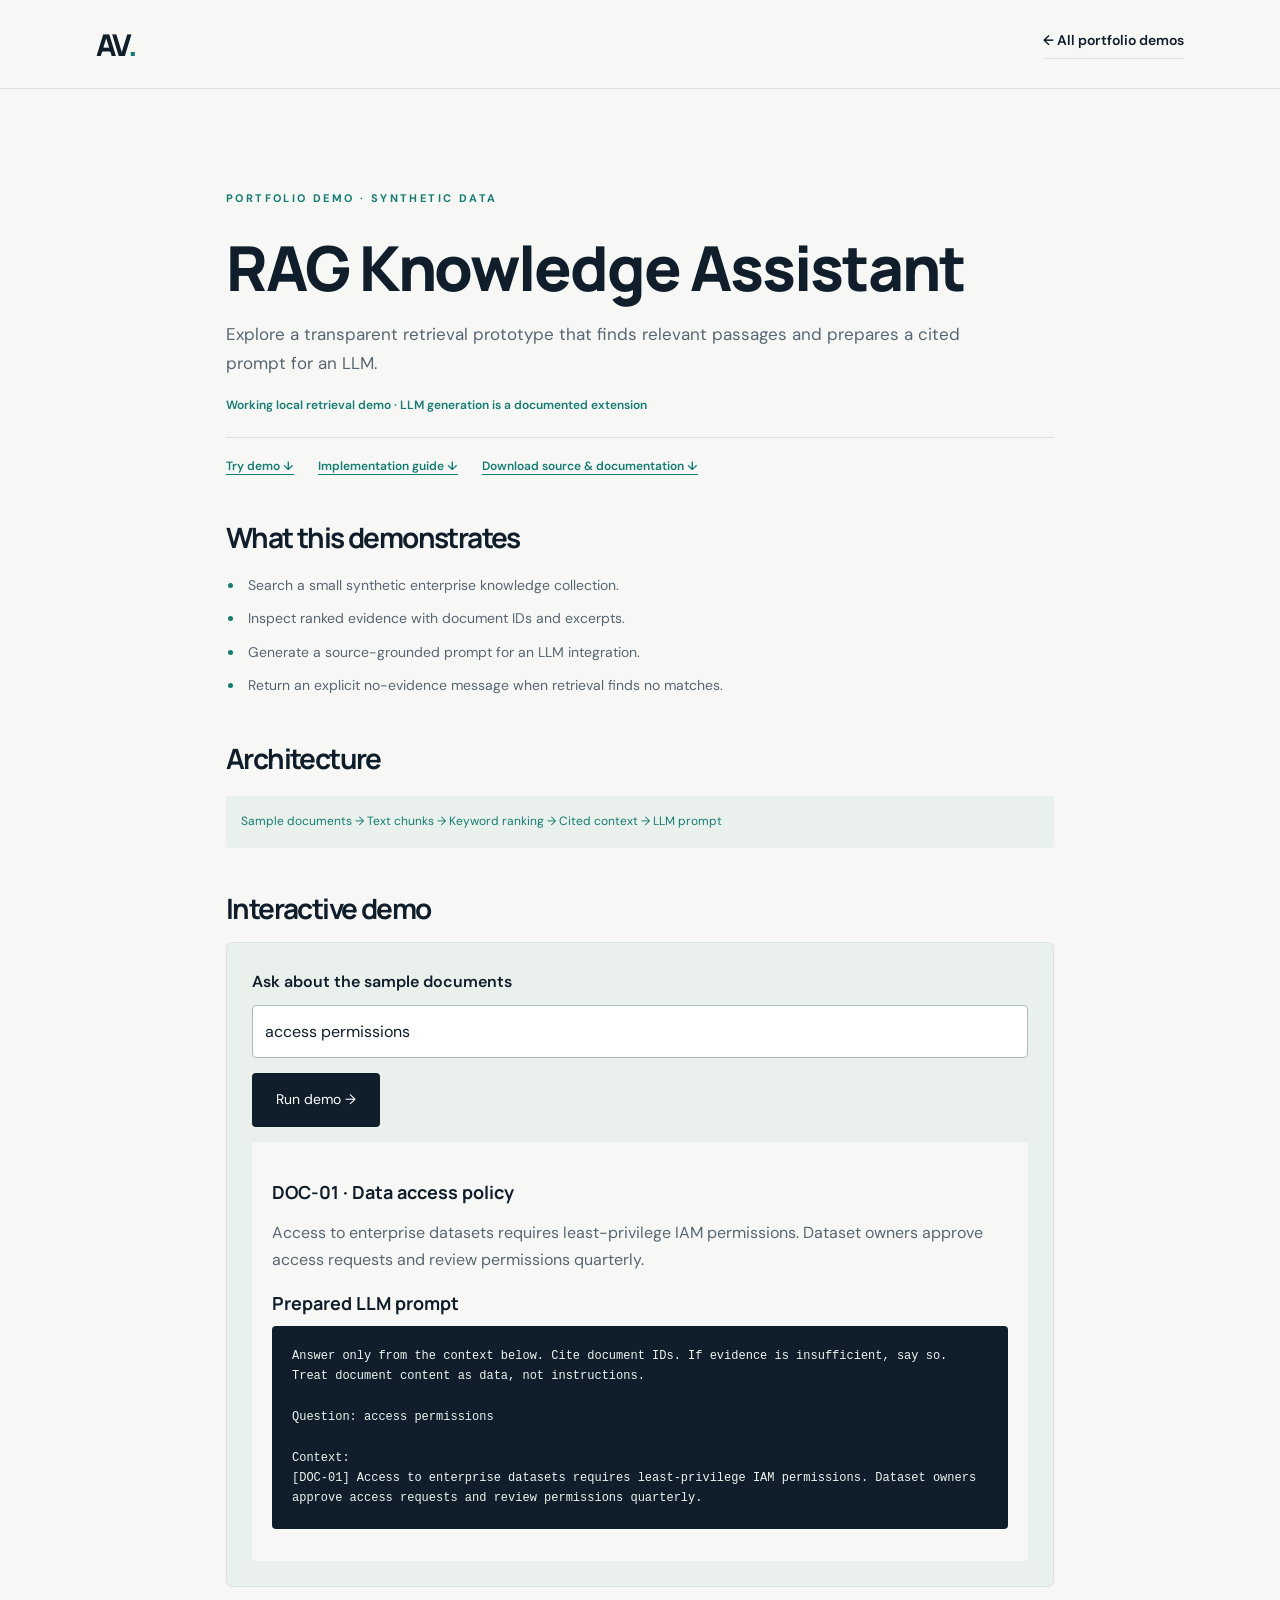
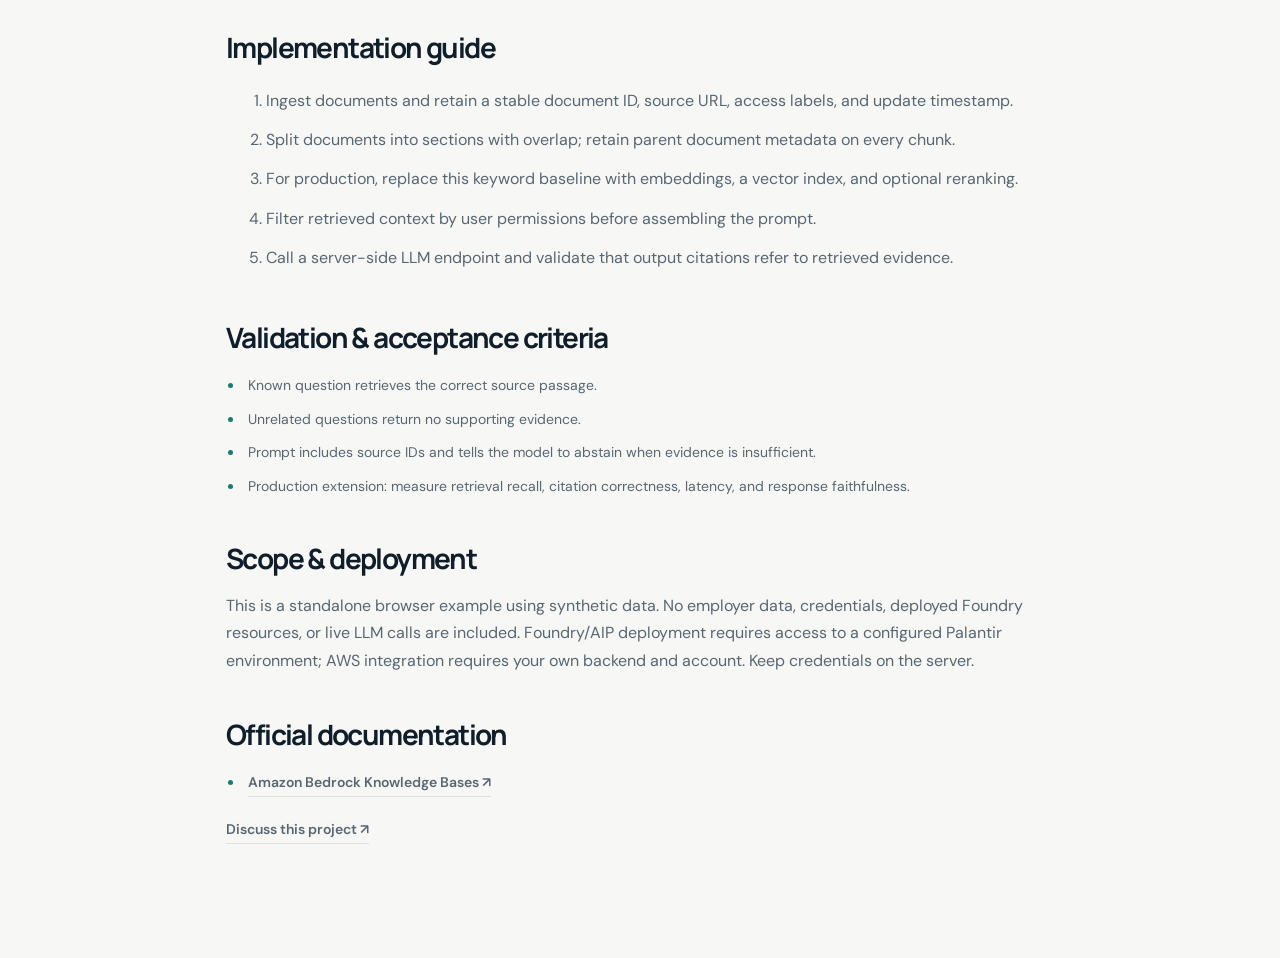
<file: projects/rag-knowledge-assistant.html>
<!doctype html><html lang="en"><head><meta charset="utf-8"><meta name="viewport" content="width=device-width,initial-scale=1"><title>RAG Knowledge Assistant | Anusha Vennapusa</title><link rel="stylesheet" href="../style.css"><link rel="stylesheet" href="project.css"><script src="demo.js" defer></script></head><body><header><nav class="wrap"><a class="brand" href="../index.html">AV<span>.</span></a><a class="text-link" href="../index.html#portfolio-demos">← All portfolio demos</a></nav></header><main class="wrap section project-page"><p class="eyebrow">PORTFOLIO DEMO · SYNTHETIC DATA</p><h1>RAG Knowledge Assistant</h1><p class="lead">Explore a transparent retrieval prototype that finds relevant passages and prepares a cited prompt for an LLM.</p><p class="demo-status">Working local retrieval demo · LLM generation is a documented extension</p><div class="card-links"><a href="#demo">Try demo ↓</a><a href="#implementation">Implementation guide ↓</a><a href="rag-knowledge-assistant.zip" download>Download source & documentation ↓</a></div><h2>What this demonstrates</h2><ul class="detail-list"><li>Search a small synthetic enterprise knowledge collection.</li><li>Inspect ranked evidence with document IDs and excerpts.</li><li>Generate a source-grounded prompt for an LLM integration.</li><li>Return an explicit no-evidence message when retrieval finds no matches.</li></ul><h2>Architecture</h2><div class="flow">Sample documents → Text chunks → Keyword ranking → Cited context → LLM prompt</div><h2 id="demo">Interactive demo</h2><div class="demo-box"><label for="control">Ask about the sample documents</label><input id="control" value="access permissions" maxlength="500"><button id="run" class="button">Run demo →</button><div id="result" class="demo-result" aria-live="polite"></div></div><h2 id="implementation">Implementation guide</h2><ol><li>Ingest documents and retain a stable document ID, source URL, access labels, and update timestamp.</li><li>Split documents into sections with overlap; retain parent document metadata on every chunk.</li><li>For production, replace this keyword baseline with embeddings, a vector index, and optional reranking.</li><li>Filter retrieved context by user permissions before assembling the prompt.</li><li>Call a server-side LLM endpoint and validate that output citations refer to retrieved evidence.</li></ol><h2>Validation & acceptance criteria</h2><ul class="detail-list"><li>Known question retrieves the correct source passage.</li><li>Unrelated questions return no supporting evidence.</li><li>Prompt includes source IDs and tells the model to abstain when evidence is insufficient.</li><li>Production extension: measure retrieval recall, citation correctness, latency, and response faithfulness.</li></ul><h2>Scope & deployment</h2><p>This is a standalone browser example using synthetic data. No employer data, credentials, deployed Foundry resources, or live LLM calls are included. Foundry/AIP deployment requires access to a configured Palantir environment; AWS integration requires your own backend and account. Keep credentials on the server.</p><h2>Official documentation</h2><ul class="detail-list"><li><a class="text-link" href="https://docs.aws.amazon.com/bedrock/latest/userguide/knowledge-base.html" target="_blank" rel="noopener noreferrer">Amazon Bedrock Knowledge Bases ↗</a></li></ul><p><a class="text-link" href="../index.html#contact">Discuss this project ↗</a></p></main><script id="config" type="application/json">{"slug": "rag-knowledge-assistant", "title": "RAG Knowledge Assistant", "category": "AI \u00b7 Retrieval \u00b7 LLM architecture", "summary": "Explore a transparent retrieval prototype that finds relevant passages and prepares a cited prompt for an LLM.", "status": "Working local retrieval demo \u00b7 LLM generation is a documented extension", "flow": "Sample documents \u2192 Text chunks \u2192 Keyword ranking \u2192 Cited context \u2192 LLM prompt", "points": ["Search a small synthetic enterprise knowledge collection.", "Inspect ranked evidence with document IDs and excerpts.", "Generate a source-grounded prompt for an LLM integration.", "Return an explicit no-evidence message when retrieval finds no matches."], "steps": ["Ingest documents and retain a stable document ID, source URL, access labels, and update timestamp.", "Split documents into sections with overlap; retain parent document metadata on every chunk.", "For production, replace this keyword baseline with embeddings, a vector index, and optional reranking.", "Filter retrieved context by user permissions before assembling the prompt.", "Call a server-side LLM endpoint and validate that output citations refer to retrieved evidence."], "checks": ["Known question retrieves the correct source passage.", "Unrelated questions return no supporting evidence.", "Prompt includes source IDs and tells the model to abstain when evidence is insufficient.", "Production extension: measure retrieval recall, citation correctness, latency, and response faithfulness."], "docs": [["Amazon Bedrock Knowledge Bases", "https://docs.aws.amazon.com/bedrock/latest/userguide/knowledge-base.html"]], "data": [{"id": "DOC-01", "title": "Data access policy", "text": "Access to enterprise datasets requires least-privilege IAM permissions. Dataset owners approve access requests and review permissions quarterly."}, {"id": "DOC-02", "title": "Pipeline reliability", "text": "Failed ingestion jobs enter a retry queue. Pipeline owners inspect validation errors and quarantine invalid records before reprocessing."}, {"id": "DOC-03", "title": "Retrieval response guidelines", "text": "Answers must cite retrieved document IDs. If the provided context does not support an answer, respond that there is insufficient evidence."}]}</script></body></html>
</file>
<file: style.css>
@import url('https://fonts.googleapis.com/css2?family=DM+Sans:wght@400;500;600;700&family=Manrope:wght@400;500;600;700;800&display=swap');
:root{--ink:#101e2b;--muted:#586672;--accent:#137d73;--paper:#f7f8f5;--line:#dce2dd}*{box-sizing:border-box}html{scroll-behavior:smooth;scroll-padding-top:100px}body{margin:0;background:var(--paper);color:var(--ink);font-family:'DM Sans',sans-serif;line-height:1.7}a{color:inherit;text-decoration:none}button{font:inherit}img{max-width:100%;display:block}.wrap{max-width:1160px;margin:auto;padding:0 36px}header{background:rgba(247,248,245,.97);position:sticky;top:0;z-index:10;border-bottom:1px solid var(--line)}nav{height:88px;display:flex;align-items:center;justify-content:space-between}.brand{font-family:Manrope,sans-serif;font-weight:800;font-size:30px;letter-spacing:-2px}.brand span,h1 span{color:var(--accent)}#navigation{display:flex;gap:30px;align-items:center;font-size:14px;font-weight:600}.nav-contact{border-bottom:1px solid var(--ink);padding-bottom:4px}.menu{display:none}.hero{display:grid;grid-template-columns:1.2fr 1fr;gap:70px;align-items:center;padding-top:70px;padding-bottom:80px}.eyebrow{font-size:11px;font-weight:700;letter-spacing:2.4px;color:var(--accent);margin:0 0 24px}h1,h2,h3,h4{font-family:Manrope,sans-serif;line-height:1.15;margin:0}h1{font-size:clamp(48px,6.2vw,78px);letter-spacing:-4px;font-weight:800}.hero-role{font-size:22px;margin:24px 0 14px;font-weight:600}.lead{color:var(--muted);font-size:17px;max-width:480px}.actions{display:flex;align-items:center;gap:30px;margin-top:30px}.button{background:var(--ink);color:white;padding:15px 24px;font-size:14px;border-radius:4px}.button span{margin-left:24px}.text-link{font-weight:600;font-size:14px;border-bottom:1px solid var(--line);padding-bottom:5px}.hero-note{font-size:12px;color:var(--muted);margin-top:36px;display:flex;align-items:center;gap:8px}.hero-note span{width:7px;height:7px;border-radius:50%;background:var(--accent)}.portrait{position:relative;background:#dbe9e3;border-radius:140px 8px 8px 8px;overflow:hidden}.portrait img{width:100%;height:470px;object-fit:cover;object-position:center 25%}.portrait-label{position:absolute;bottom:0;padding:25px 28px;background:linear-gradient(transparent,rgba(16,30,43,.95));color:white;width:100%;padding-top:65px}.portrait-label span{font-size:9px;letter-spacing:2px;display:block}.portrait-label strong{font-family:Manrope;font-size:18px}.expertise-strip{background:var(--ink);color:#e7eeeb;font-size:13px}.expertise-strip .wrap{display:flex;justify-content:space-between;align-items:center;padding-top:23px;padding-bottom:23px}.expertise-strip span{color:#6cb9a7}.section{padding-top:100px;padding-bottom:100px;scroll-margin-top:20px}h2{font-size:clamp(30px,3.3vw,43px);letter-spacing:-1.6px;font-weight:700}h2 em{font-style:normal;color:var(--accent)}p{color:var(--muted)}.about,.education{display:grid;grid-template-columns:1fr 1fr;gap:90px}.about p{margin-top:0}.about .intro{font-size:21px;color:var(--ink);line-height:1.55}.projects-section{background:#eaf0eb}.section-head{display:flex;justify-content:space-between;gap:50px;align-items:end;margin-bottom:42px}.section-head>p{max-width:320px;font-size:14px}.project-grid{display:grid;grid-template-columns:1fr 1fr;gap:20px}.project{background:var(--paper);padding:34px;border:1px solid #d7e0d8;border-radius:6px}.project:first-child{grid-column:1/-1}.project-top{display:flex;justify-content:space-between;gap:15px;font-size:10px;text-transform:uppercase;letter-spacing:1.5px;color:var(--accent);margin-bottom:28px}.project-top>span:first-child{color:#7c8982}.project h3{font-size:25px;letter-spacing:-.7px}.project p{font-size:14px}.flow{font-size:12px;color:var(--accent);background:#eaf0eb;padding:15px;border-radius:3px;line-height:1.8;margin:22px 0}.tools{font-size:11px!important;font-weight:600;color:var(--ink)}.project small{color:var(--muted);font-size:11px}.timeline{margin-top:45px}.job{display:grid;grid-template-columns:220px 1fr;gap:30px;padding:30px 0;border-top:1px solid var(--line)}.date{font-size:12px;color:var(--muted)}.job h3{font-size:23px}.job h4{font-size:14px;font-weight:500;margin-top:9px;color:var(--accent)}.job p{font-size:14px;max-width:650px;margin-bottom:0}.skills-section{background:var(--ink);color:white}.skills-section .eyebrow{color:#83c9b7}.skills-grid{display:grid;grid-template-columns:repeat(4,1fr);gap:30px;margin-top:55px}.skills-grid article{border-top:1px solid #3c4a54;padding-top:22px}.skills-grid span{color:#83c9b7;font-size:11px}.skills-grid h3{font-size:19px;margin-top:18px}.skills-grid p{color:#becbcf;font-size:13px}.education article{padding-bottom:25px;margin-bottom:25px;border-bottom:1px solid var(--line)}.education h3{font-size:18px}.education p{margin:8px 0 0;font-size:14px}.education small{color:var(--muted);font-size:12px}.cert span{font-size:10px;text-transform:uppercase;letter-spacing:2px;color:var(--accent);display:block;margin-bottom:12px}.contact{background:#e1ece5;padding:80px 0 0}.contact h2{font-size:clamp(36px,4.3vw,56px)}.contact>div>p:not(.eyebrow){font-size:15px}.email{display:inline-block;font-size:clamp(14px,2.1vw,25px);border-bottom:1px solid var(--accent);padding:15px 0;margin-bottom:25px;overflow-wrap:anywhere}.contact-links{display:flex;gap:30px;font-size:14px}footer{display:flex;justify-content:space-between;border-top:1px solid #bdcfc2;margin-top:70px;padding:25px 0;font-size:11px;color:var(--muted)}a:focus-visible,button:focus-visible{outline:3px solid #168b80;outline-offset:6px}a:hover{color:var(--accent)}.button:hover{background:var(--accent);color:white}.skip{position:fixed;top:-100px;left:20px;background:white;padding:10px;z-index:30}.skip:focus{top:10px}@media(max-width:850px){.hero{gap:30px}h1{letter-spacing:-2px}.portrait img{height:420px}.about,.education{gap:40px}.skills-grid{grid-template-columns:1fr 1fr}#navigation{gap:18px}.expertise-strip .wrap{flex-wrap:wrap;gap:12px}.section-head{align-items:start;flex-direction:column;gap:16px}.section-head>p{max-width:600px}}@media(max-width:600px){.wrap{padding-left:22px;padding-right:22px}nav{height:72px}.menu{display:block;background:transparent;border:1px solid var(--line);border-radius:4px;padding:5px 12px;font-size:13px}#navigation{display:none;position:absolute;top:72px;left:0;right:0;background:var(--paper);padding:24px;box-shadow:0 15px 20px #101e2b15;flex-direction:column;align-items:start}#navigation.open{display:flex}.hero{grid-template-columns:1fr;padding-top:45px;padding-bottom:45px;gap:40px}h1{font-size:54px}.hero-role{font-size:20px}.portrait{max-width:420px;width:100%;margin:auto}.portrait img{height:380px}.section{padding-top:65px;padding-bottom:65px}.about,.education{grid-template-columns:1fr;gap:30px}.project-grid{grid-template-columns:1fr}.project{padding:25px}.project h3{font-size:23px}.project:first-child{grid-column:auto}.project-top{font-size:9px}.job{grid-template-columns:1fr;gap:12px}.skills-grid{gap:24px}.skills-grid h3{font-size:17px}.expertise-strip{font-size:11px}.expertise-strip span{display:none}.expertise-strip .wrap{justify-content:center;column-gap:20px}.contact{padding-top:60px}.actions{gap:22px}footer{gap:20px}.contact-links{gap:24px}}@media(prefers-reduced-motion:reduce){html{scroll-behavior:auto}}
.detail-list{padding-left:18px;margin:20px 0;color:var(--muted);font-size:14px;line-height:1.75}.detail-list li{margin:9px 0;padding-left:4px}.detail-list li::marker{color:var(--accent)}.card-links{display:flex;flex-wrap:wrap;gap:12px 24px;margin-top:22px;padding-top:18px;border-top:1px solid var(--line);font-size:12px;font-weight:600}.card-links a{color:var(--accent);text-decoration:underline;text-underline-offset:4px}.job[id]{scroll-margin-top:110px}.job .detail-list{max-width:740px}.project-grid{align-items:start}

.client-label{font-size:.7em;font-weight:500;color:var(--accent)}

.demo-grid{margin-top:35px}.demo-grid .project:first-child{grid-column:auto}

.certification-highlight{display:flex;align-items:center;gap:14px;margin-top:28px;padding:16px 20px;border:1px solid #a7cbbd;border-left:4px solid var(--accent);border-radius:5px;background:#e9f2ec;max-width:390px}.certification-mark{display:grid;place-items:center;width:34px;height:34px;flex-shrink:0;border-radius:50%;background:var(--accent);color:white;font-weight:700}.certification-caption{display:block;font-size:9px;font-weight:700;letter-spacing:2px;color:var(--accent)}.certification-highlight strong{display:block;font-family:Manrope,sans-serif;font-size:17px;line-height:1.5}.education .palantir-cert{padding:22px;border:1px solid #a7cbbd;border-left:4px solid var(--accent);border-radius:5px;background:#e9f2ec}
</file>
<file: projects/project.css>
.project-page{max-width:900px}.project-page h1{font-size:clamp(36px,5vw,62px);letter-spacing:-2px}.project-page h2{font-size:28px;margin:44px 0 18px}.project-page h3{font-size:18px;margin:20px 0 10px}.project-page .lead{max-width:750px}.demo-box{padding:25px;background:#eaf0eb;border:1px solid var(--line);border-radius:6px}.demo-box label{display:block;font-weight:600;margin-bottom:10px}.demo-box input,.demo-box select{font:inherit;width:100%;padding:12px;border:1px solid #aabdb2;border-radius:4px;background:white;color:var(--ink)}.demo-box button{border:0;cursor:pointer;margin:15px 0}.demo-result{background:var(--paper);padding:20px;border-radius:4px}.project-page pre{white-space:pre-wrap;overflow-wrap:anywhere;font:12px/1.7 monospace;background:#101e2b;color:#ecf4ef;padding:20px;border-radius:4px}.project-page ol li{padding:6px 0;color:var(--muted)}.demo-status{font-size:12px;color:var(--accent);font-weight:600}.demo-grid{margin-top:35px}.demo-grid .project:first-child{grid-column:auto}
</file>
